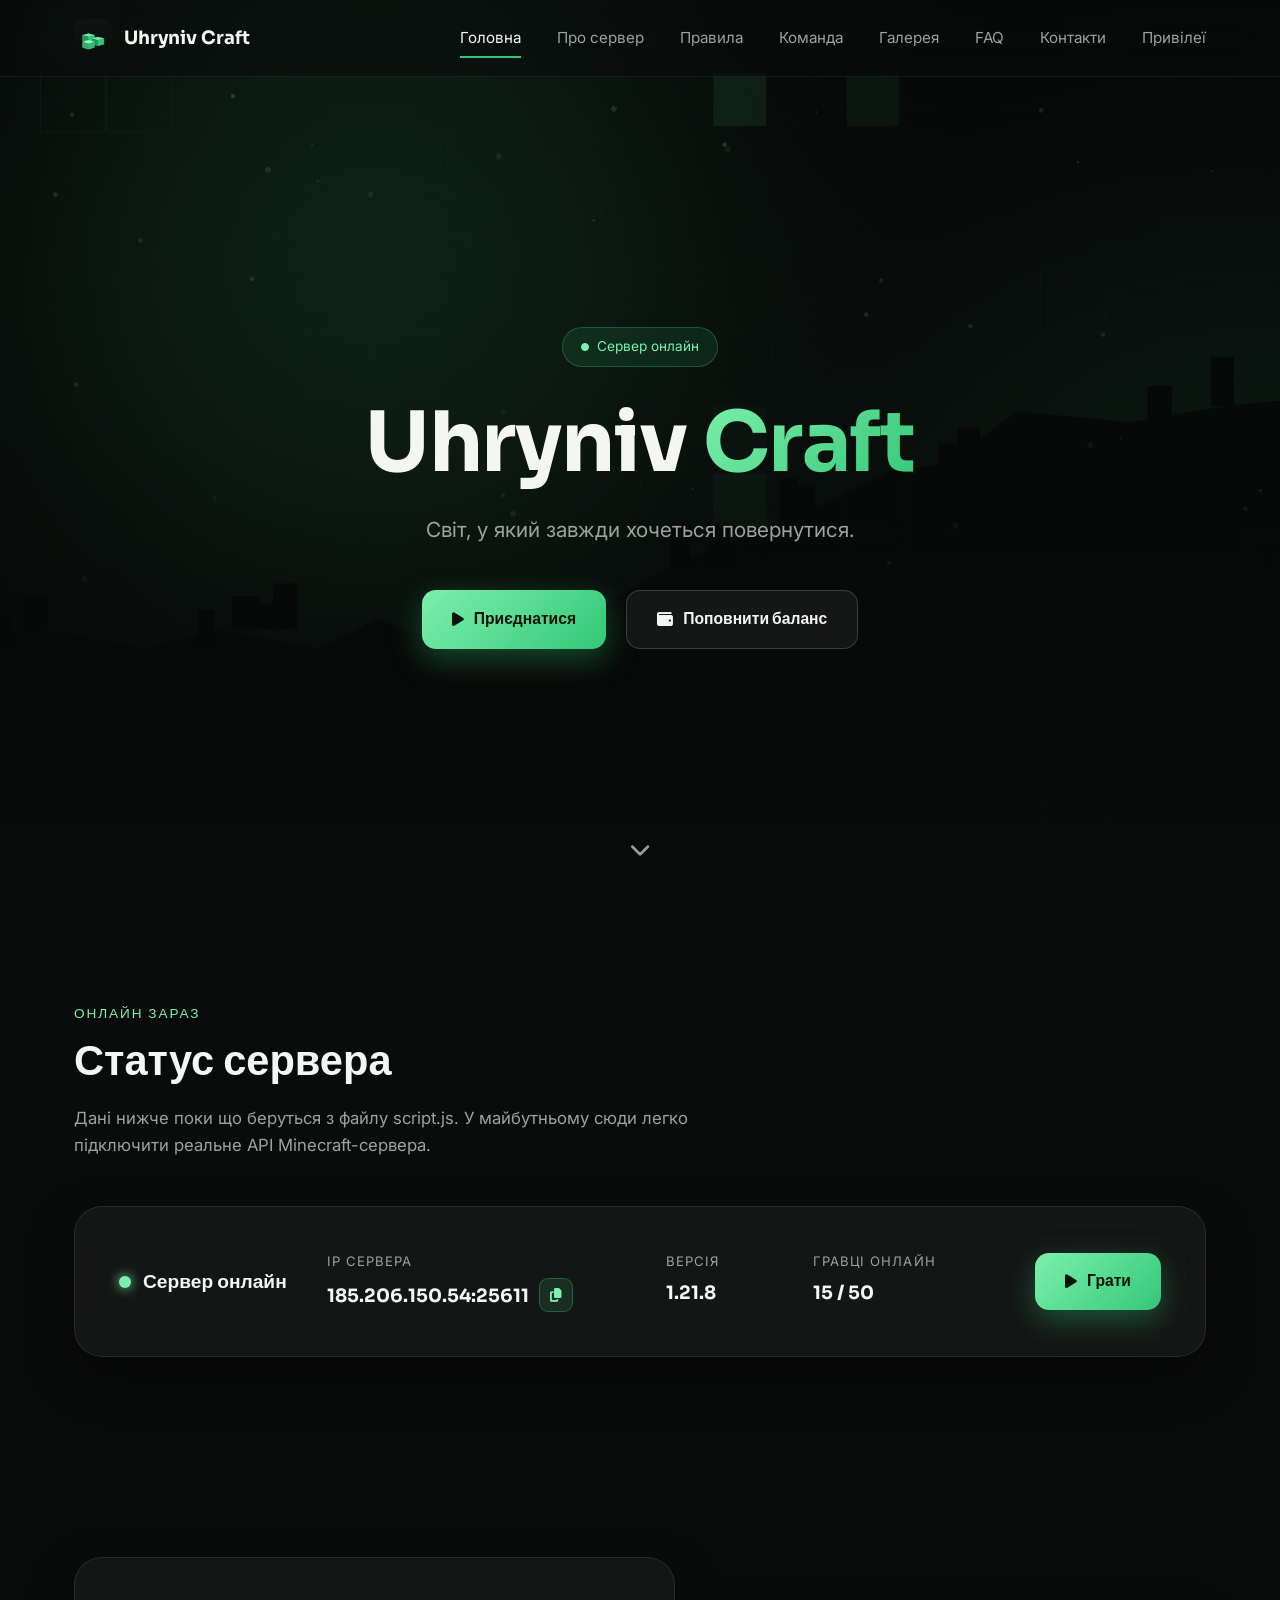
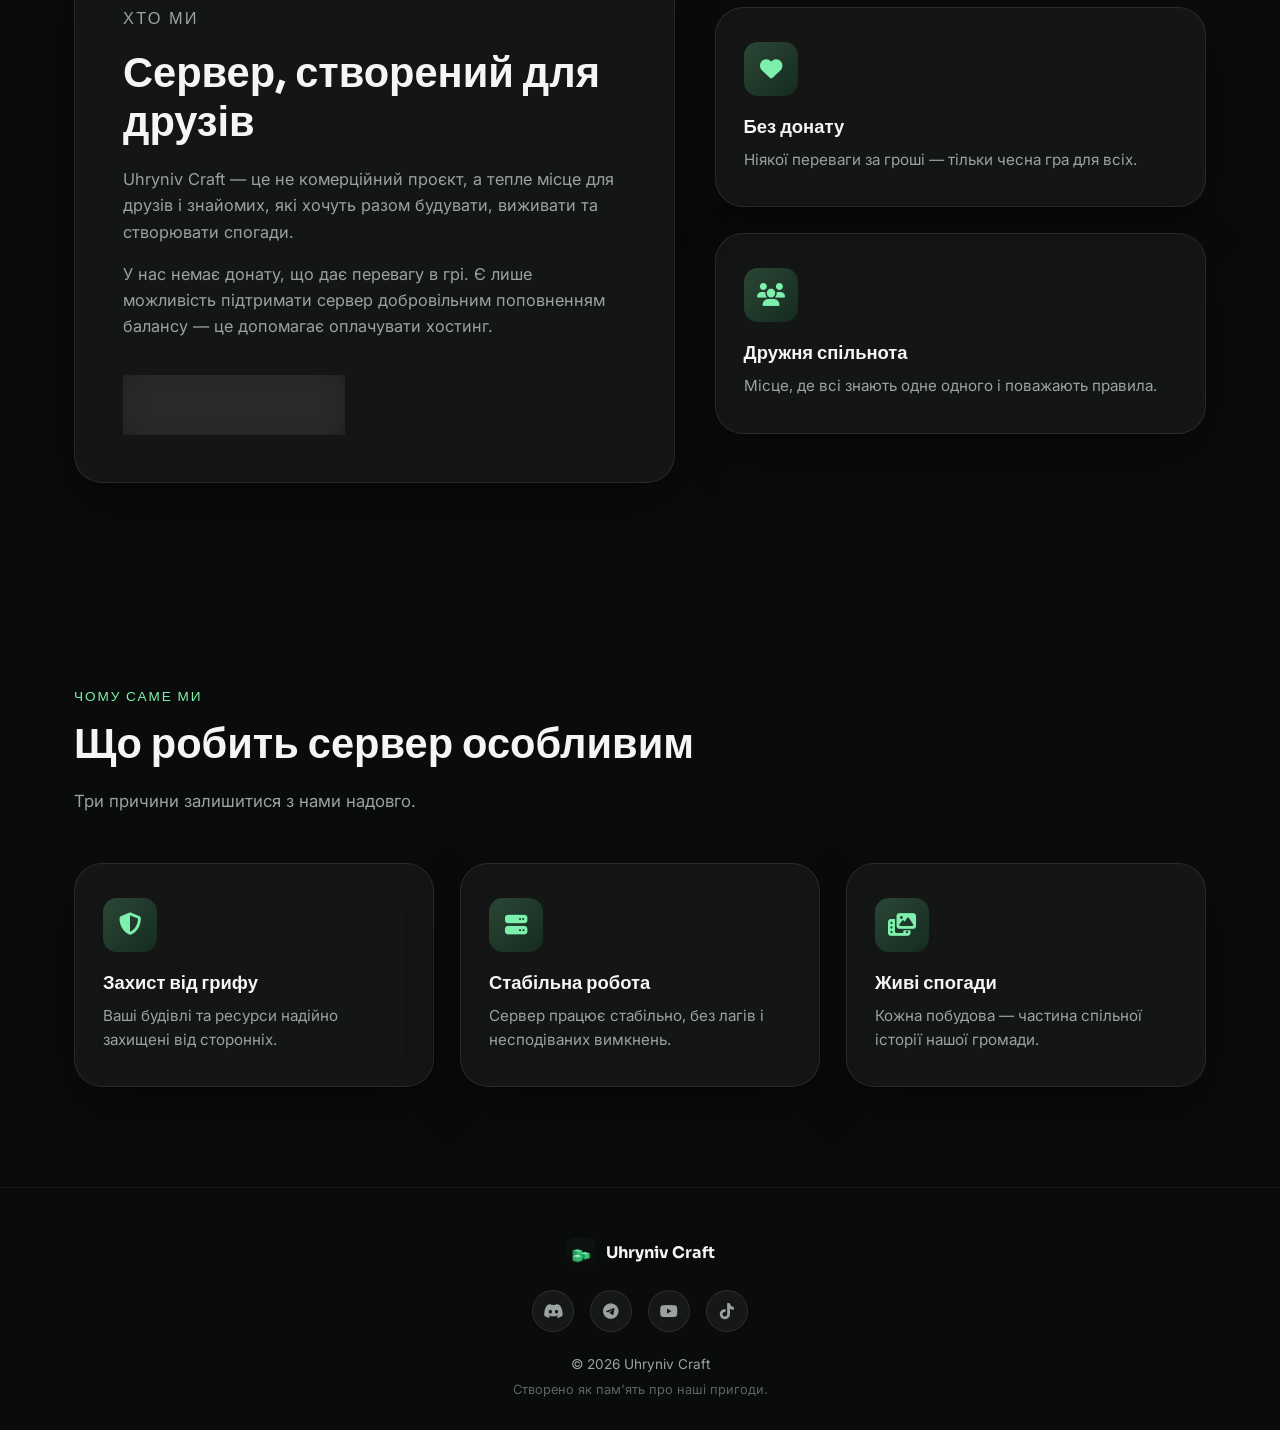
<file: index.html>
<!DOCTYPE html>
<html lang="uk">
<head>
    <meta charset="UTF-8">
    <meta name="viewport" content="width=device-width, initial-scale=1.0">
    <title>Uhryniv Craft — Світ, у який завжди хочеться повернутися</title>
    <meta name="description" content="Uhryniv Craft — приватний Minecraft-сервер для друзів. Без донату, лише поповнення балансу. Приєднуйся!">

    <!-- Favicon -->
    <link rel="icon" href="assets/favicon.ico" type="image/x-icon">

    <!-- Google Fonts: Sora (заголовки) + Inter (текст) -->
    <link rel="preconnect" href="https://fonts.googleapis.com">
    <link href="https://fonts.googleapis.com/css2?family=Sora:wght@400;600;700;800&family=Inter:wght@400;500;600&display=swap" rel="stylesheet">

    <!-- Font Awesome (іконки) -->
    <link rel="stylesheet" href="https://cdnjs.cloudflare.com/ajax/libs/font-awesome/6.5.1/css/all.min.css">

    <!-- Стилі сайту -->
    <link rel="stylesheet" href="style.css">
</head>
<body>

    <!-- ЕКРАН ЗАВАНТАЖЕННЯ -->
    <div class="loader" id="loader">
        <div class="loader-cube"></div>
    </div>

    <!-- ШАПКА САЙТУ -->
    <header class="navbar" id="navbar">
        <div class="container navbar-inner">
            <a href="index.html" class="logo">
                <img src="assets/logo.png" alt="Uhryniv Craft" class="logo-img">
                <span class="logo-text">Uhryniv Craft</span>
            </a>

            <nav class="nav-links" id="navLinks">
                <a href="index.html">Головна</a>
                <a href="about.html">Про сервер</a>
                <a href="rules.html">Правила</a>
                <a href="team.html">Команда</a>
                <a href="gallery.html">Галерея</a>
                <a href="faq.html">FAQ</a>
                <a href="contacts.html">Контакти</a>
                <a href="privileges.html">Привілеї</a>
            </nav>

            <button class="burger" id="burgerBtn" aria-label="Відкрити меню">
                <span></span><span></span><span></span>
            </button>
        </div>
    </header>

    <!-- HERO -->
    <section class="hero" id="hero">
        <div class="container hero-content">
            <p class="hero-eyebrow reveal">
                <i class="fa-solid fa-circle" style="font-size:8px;"></i>
                <span id="heroStatusText">Сервер онлайн</span>
            </p>
            <h1 class="hero-title reveal">Uhryniv <span>Craft</span></h1>
            <p class="hero-subtitle reveal">Світ, у який завжди хочеться повернутися.</p>
            <div class="hero-buttons reveal">
                <button class="btn btn-primary" id="joinBtn">
                    <i class="fa-solid fa-play"></i> Приєднатися
                </button>
                <a href="payment.html" class="btn btn-secondary">
                    <i class="fa-solid fa-wallet"></i> Поповнити баланс
                </a>
            </div>
        </div>
        <div class="scroll-hint">
            <i class="fa-solid fa-chevron-down"></i>
        </div>
    </section>

    <!-- СТАТУС СЕРВЕРА -->
    <section class="section" id="server">
        <div class="container">
            <p class="section-eyebrow reveal">Онлайн зараз</p>
            <h2 class="section-title reveal">Статус сервера</h2>
            <p class="section-subtitle reveal">
                Дані нижче поки що беруться з файлу script.js. У майбутньому
                сюди легко підключити реальне API Minecraft-сервера.
            </p>

            <div class="server-card glass-card reveal">
                <div class="server-status">
                    <div>
                        <span class="status-dot" id="statusDot"></span>
                        <span class="status-label" id="statusLabel">Сервер онлайн</span>
                    </div>
                </div>

                <div class="server-info-grid">
                    <div class="server-info-item">
                        <span class="label">IP сервера</span>
                        <div class="server-ip-box">
                            <span class="value" id="serverIp">185.206.150.54:25611</span>
                            <button class="copy-btn" title="Скопіювати IP">
                                <i class="fa-solid fa-copy"></i>
                            </button>
                        </div>
                    </div>

                    <div class="server-info-item">
                        <span class="label">Версія</span>
                        <span class="value" id="serverVersion">1.21.1</span>
                    </div>

                    <div class="server-info-item">
                        <span class="label">Гравці онлайн</span>
                        <span class="value" id="serverPlayers">0 / 20</span>
                    </div>
                </div>

                <a href="payment.html" class="btn btn-primary">
                    <i class="fa-solid fa-play"></i> Грати
                </a>
            </div>
        </div>
    </section>

    <!-- ПРО СЕРВЕР (коротко) -->
    <section class="section" id="about-preview">
        <div class="container about-grid">
            <div class="glass-card about-card reveal">
                <p class="section-eyebrow">Хто ми</p>
                <h2 class="section-title">Сервер, створений для друзів</h2>
                <p>
                    Uhryniv Craft — це не комерційний проєкт, а тепле місце для
                    друзів і знайомих, які хочуть разом будувати, виживати та
                    створювати спогади.
                </p>
                <p>
                    У нас немає донату, що дає перевагу в грі. Є лише
                    можливість підтримати сервер добровільним поповненням
                    балансу — це допомагає оплачувати хостинг.
                </p>
                <a href="about.html" class="btn btn-secondary" style="margin-top: 20px;">
                    Дізнатися більше <i class="fa-solid fa-arrow-right"></i>
                </a>
            </div>

            <div class="features-grid" style="grid-template-columns: 1fr;">
                <div class="glass-card feature-card reveal">
                    <div class="feature-icon"><i class="fa-solid fa-heart"></i></div>
                    <h3>Без донату</h3>
                    <p>Ніякої переваги за гроші — тільки чесна гра для всіх.</p>
                </div>
                <div class="glass-card feature-card reveal">
                    <div class="feature-icon"><i class="fa-solid fa-users"></i></div>
                    <h3>Дружня спільнота</h3>
                    <p>Місце, де всі знають одне одного і поважають правила.</p>
                </div>
            </div>
        </div>
    </section>

    <!-- ОСОБЛИВОСТІ -->
    <section class="section" id="features">
        <div class="container">
            <p class="section-eyebrow reveal">Чому саме ми</p>
            <h2 class="section-title reveal">Що робить сервер особливим</h2>
            <p class="section-subtitle reveal">Три причини залишитися з нами надовго.</p>

            <div class="features-grid">
                <div class="glass-card feature-card reveal">
                    <div class="feature-icon"><i class="fa-solid fa-shield-halved"></i></div>
                    <h3>Захист від грифу</h3>
                    <p>Ваші будівлі та ресурси надійно захищені від сторонніх.</p>
                </div>
                <div class="glass-card feature-card reveal">
                    <div class="feature-icon"><i class="fa-solid fa-server"></i></div>
                    <h3>Стабільна робота</h3>
                    <p>Сервер працює стабільно, без лагів і несподіваних вимкнень.</p>
                </div>
                <div class="glass-card feature-card reveal">
                    <div class="feature-icon"><i class="fa-solid fa-photo-film"></i></div>
                    <h3>Живі спогади</h3>
                    <p>Кожна побудова — частина спільної історії нашої громади.</p>
                </div>
            </div>
        </div>
    </section>

    <!-- ФУТЕР -->
    <footer class="footer">
        <div class="container">
            <div class="footer-logo">
                <img src="assets/logo.png" alt="Uhryniv Craft">
                <span>Uhryniv Craft</span>
            </div>

            <div class="footer-social">
               <a href="https://discord.gg/vBCszVpQJ" title="Discord"><i class="fa-brands fa-discord"></i></a>
                <a href="https://t.me/UhrynivCraft" title="Telegram"><i class="fa-brands fa-telegram"></i></a>
                <a href="https://youtu.be/PYu58TDDkBc?is=5h_CYziQ2aiTeoaf" title="YouTube"><i class="fa-brands fa-youtube"></i></a>
                <a href="www.tiktok.com/@lipoveet" title="TikTok"><i class="fa-brands fa-tiktok"></i></a>
            </div>

            <p class="copyright">© 2026 Uhryniv Craft</p>
            <p class="made-with">Створено як пам'ять про наші пригоди.</p>
        </div>
    </footer>

    <!-- КНОПКА НАГОРУ -->
    <button class="back-to-top" id="backToTop" aria-label="Нагору">
        <i class="fa-solid fa-arrow-up"></i>
    </button>

    <!-- TOAST -->
    <div class="toast" id="toast"></div>

    <script src="script.js"></script>
</body>
</html>
</file>
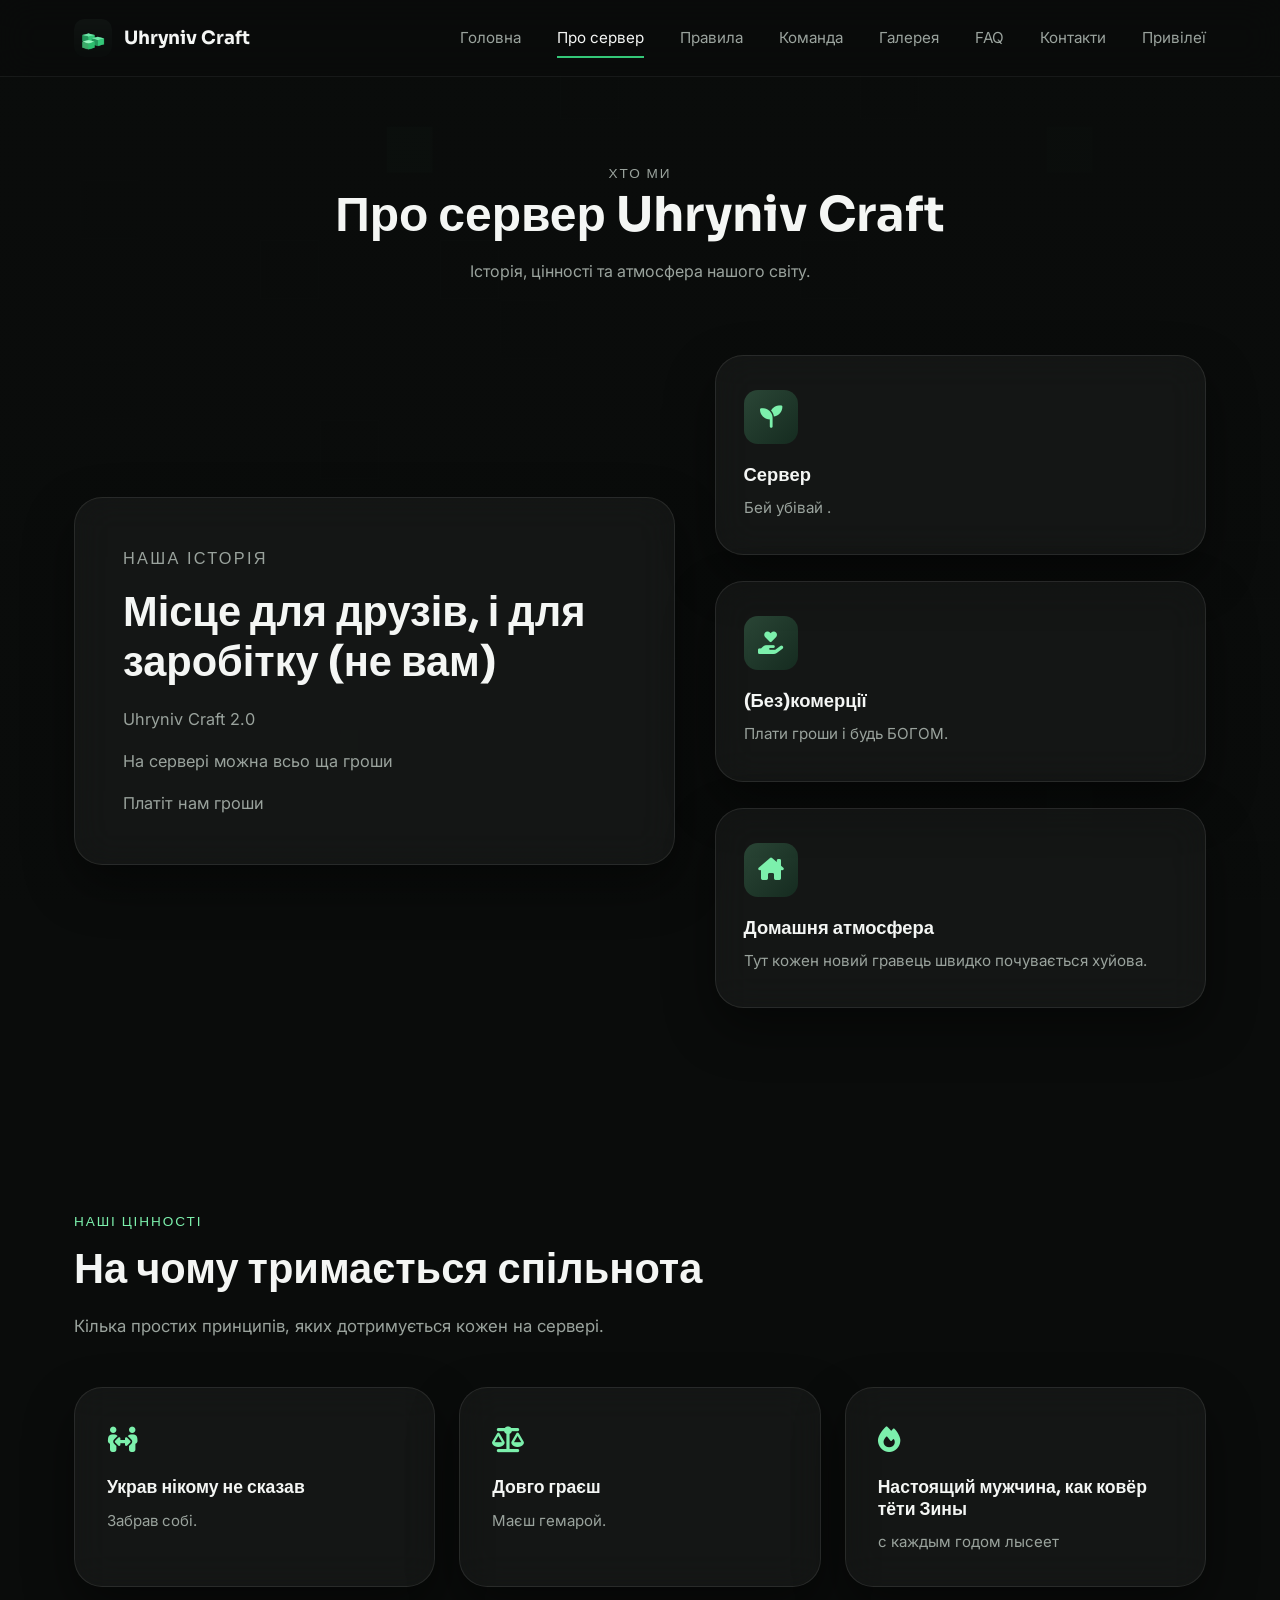
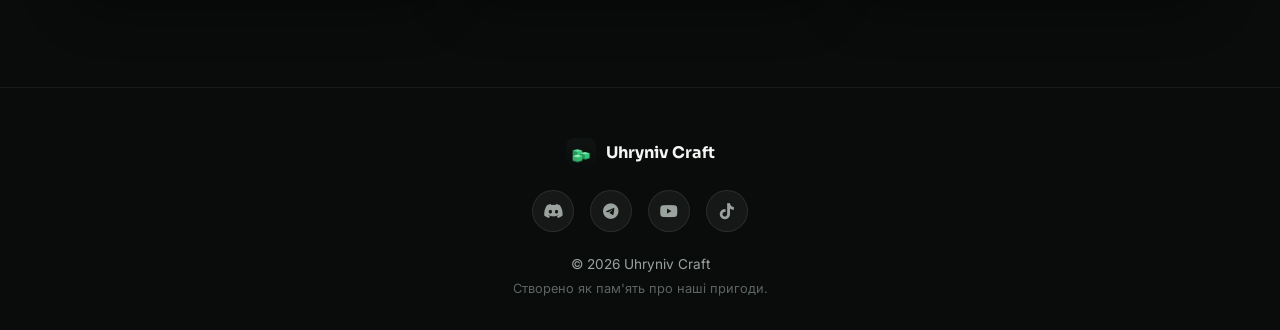
<file: about.html>
<!DOCTYPE html>
<html lang="uk">
<head>
    <meta charset="UTF-8">
    <meta name="viewport" content="width=device-width, initial-scale=1.0">
    <title>Про сервер — Uhryniv Craft</title>
    <meta name="description" content="Дізнайтеся більше про Uhryniv Craft — приватний Minecraft-сервер для друзів без донату.">

    <link rel="icon" href="assets/favicon.ico" type="image/x-icon">

    <link rel="preconnect" href="https://fonts.googleapis.com">
    <link href="https://fonts.googleapis.com/css2?family=Sora:wght@400;600;700;800&family=Inter:wght@400;500;600&display=swap" rel="stylesheet">

    <link rel="stylesheet" href="https://cdnjs.cloudflare.com/ajax/libs/font-awesome/6.5.1/css/all.min.css">

    <link rel="stylesheet" href="style.css">
</head>
<body>

    <div class="loader" id="loader">
        <div class="loader-cube"></div>
    </div>

    <header class="navbar" id="navbar">
        <div class="container navbar-inner">
            <a href="index.html" class="logo">
                <img src="assets/logo.png" alt="Uhryniv Craft" class="logo-img">
                <span class="logo-text">Uhryniv Craft</span>
            </a>

            <nav class="nav-links" id="navLinks">
                <a href="index.html">Головна</a>
                <a href="about.html">Про сервер</a>
                <a href="rules.html">Правила</a>
                <a href="team.html">Команда</a>
                <a href="gallery.html">Галерея</a>
                <a href="faq.html">FAQ</a>
                <a href="contacts.html">Контакти</a>
                <a href="privileges.html">Привілеї</a>
            </nav>

            <button class="burger" id="burgerBtn" aria-label="Відкрити меню">
                <span></span><span></span><span></span>
            </button>
        </div>
    </header>

    <!-- ЗАГОЛОВОК СТОРІНКИ -->
    <section class="page-header">
        <div class="container">
            <p class="section-eyebrow reveal">Хто ми</p>
            <h1 class="reveal">Про сервер Uhryniv Craft</h1>
            <p class="reveal">Історія, цінності та атмосфера нашого світу.</p>
        </div>
    </section>

    <!-- ОСНОВНИЙ ТЕКСТ -->
    <section class="section" style="padding-top: 0;">
        <div class="container about-grid">
            <div class="glass-card about-card reveal">
                <p class="section-eyebrow">Наша історія</p>
                <h2 class="section-title">Місце для друзів, і для заробітку (не вам)</h2>
                <p>
                    Uhryniv Craft 2.0
                </p>
                <p>
                    На сервері можна всьо ща гроши
                </p>
                <p>
                    Платіт нам гроши
                </p>
            </div>

            <div class="features-grid" style="grid-template-columns: 1fr;">
                <div class="glass-card feature-card reveal">
                    <div class="feature-icon"><i class="fa-solid fa-seedling"></i></div>
                    <h3>Сервер </h3>
                    <p>Бей убівай .</p>
                </div>
                <div class="glass-card feature-card reveal">
                    <div class="feature-icon"><i class="fa-solid fa-hand-holding-heart"></i></div>
                    <h3>(Без)комерції</h3>
                    <p>Плати гроши і будь БОГОМ.</p>
                </div>
                <div class="glass-card feature-card reveal">
                    <div class="feature-icon"><i class="fa-solid fa-house-chimney"></i></div>
                    <h3>Домашня атмосфера</h3>
                    <p>Тут кожен новий гравець швидко почувається хуйова.</p>
                </div>
            </div>
        </div>
    </section>

    <!-- ЦІННОСТІ -->
    <section class="section">
        <div class="container">
            <p class="section-eyebrow reveal">Наші цінності</p>
            <h2 class="section-title reveal">На чому тримається спільнота</h2>
            <p class="section-subtitle reveal">
                Кілька простих принципів, яких дотримується кожен на сервері.
            </p>

            <div class="rules-grid">
                <div class="glass-card rule-card reveal">
                    <div class="rule-icon"><i class="fa-solid fa-people-arrows"></i></div>
                    <h3>Украв нікому не сказав </h3>
                    <p>Забрав собі.</p>
                </div>
                <div class="glass-card rule-card reveal">
                    <div class="rule-icon"><i class="fa-solid fa-scale-balanced"></i></div>
                    <h3>Довго граєш</h3>
                    <p>Маєш гемарой.</p>
                </div>
                <div class="glass-card rule-card reveal">
                    <div class="rule-icon"><i class="fa-solid fa-fire"></i></div>
                    <h3> Настоящий мужчина, как ковёр тёти Зины</h3>
                    <p>с каждым годом лысеет</p>
                </div>
            </div>
        </div>
    </section>

    <!-- ФУТЕР -->
    <footer class="footer">
        <div class="container">
            <div class="footer-logo">
                <img src="assets/logo.png" alt="Uhryniv Craft">
                <span>Uhryniv Craft</span>
            </div>

            <div class="footer-social">
                <a href="https://discord.gg/vBCszVpQJ" title="Discord"><i class="fa-brands fa-discord"></i></a>
                <a href="https://t.me/UhrynivCraft" title="Telegram"><i class="fa-brands fa-telegram"></i></a>
                <a href="https://youtu.be/PYu58TDDkBc?is=5h_CYziQ2aiTeoaf" title="YouTube"><i class="fa-brands fa-youtube"></i></a>
                <a href="www.tiktok.com/@lipoveet" title="TikTok"><i class="fa-brands fa-tiktok"></i></a>
            </div>

            <p class="copyright">© 2026 Uhryniv Craft</p>
            <p class="made-with">Створено як пам'ять про наші пригоди.</p>
        </div>
    </footer>

    <button class="back-to-top" id="backToTop" aria-label="Нагору">
        <i class="fa-solid fa-arrow-up"></i>
    </button>

    <div class="toast" id="toast"></div>

    <script src="script.js"></script>
</body>
</html>
</file>
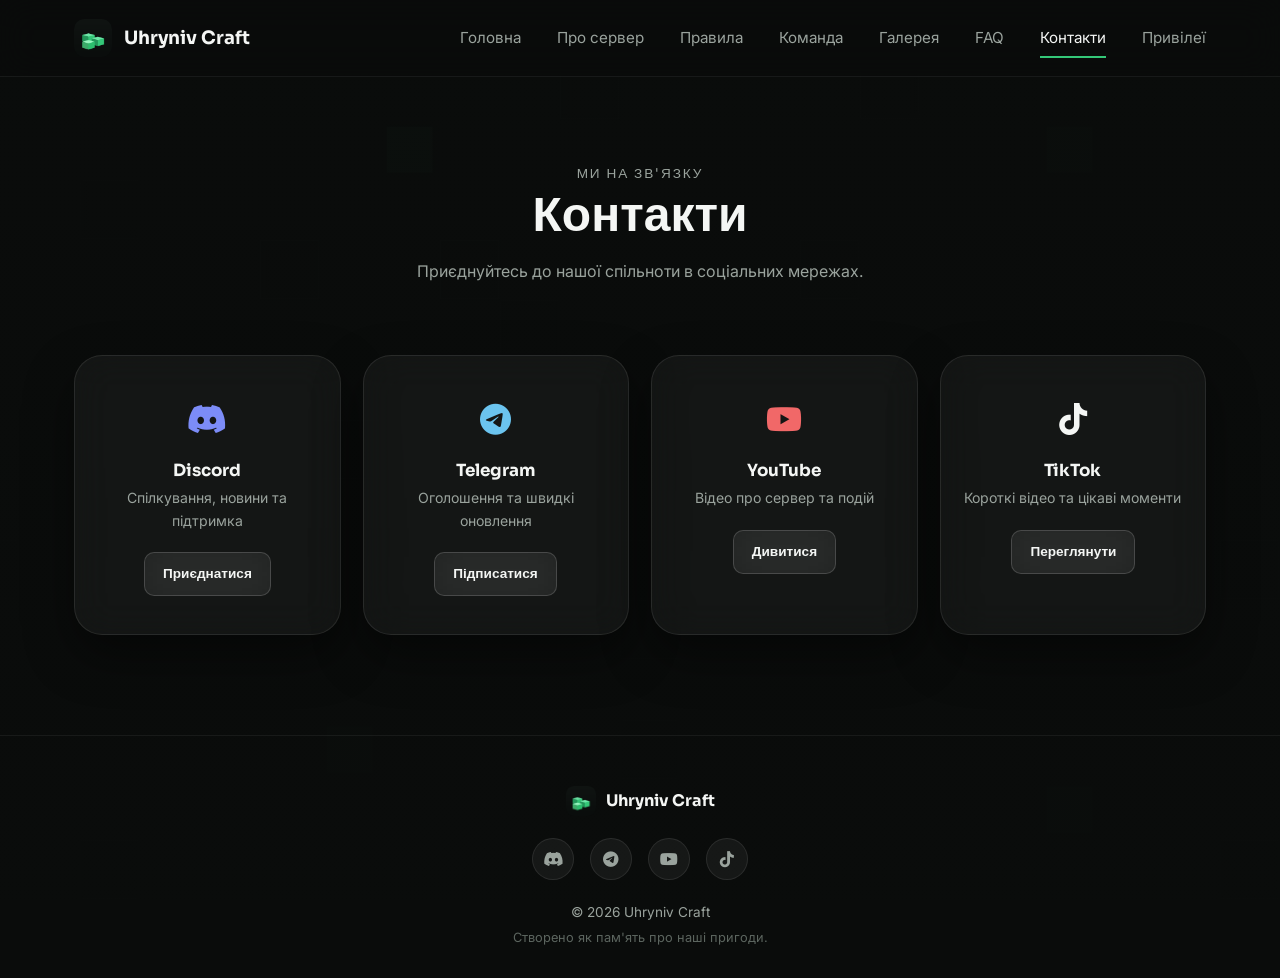
<file: contacts.html>
<!DOCTYPE html>
<html lang="uk">
<head>
    <meta charset="UTF-8">
    <meta name="viewport" content="width=device-width, initial-scale=1.0">
    <title>Контакти — Uhryniv Craft</title>
    <meta name="description" content="Зв'яжіться зі спільнотою Uhryniv Craft у Discord, Telegram, YouTube чи TikTok.">

    <link rel="icon" href="assets/favicon.ico" type="image/x-icon">

    <link rel="preconnect" href="https://fonts.googleapis.com">
    <link href="https://fonts.googleapis.com/css2?family=Sora:wght@400;600;700;800&family=Inter:wght@400;500;600&display=swap" rel="stylesheet">

    <link rel="stylesheet" href="https://cdnjs.cloudflare.com/ajax/libs/font-awesome/6.5.1/css/all.min.css">

    <link rel="stylesheet" href="style.css">
</head>
<body>

    <div class="loader" id="loader">
        <div class="loader-cube"></div>
    </div>

    <header class="navbar" id="navbar">
        <div class="container navbar-inner">
            <a href="index.html" class="logo">
                <img src="assets/logo.png" alt="Uhryniv Craft" class="logo-img">
                <span class="logo-text">Uhryniv Craft</span>
            </a>

            <nav class="nav-links" id="navLinks">
                <a href="index.html">Головна</a>
                <a href="about.html">Про сервер</a>
                <a href="rules.html">Правила</a>
                <a href="team.html">Команда</a>
                <a href="gallery.html">Галерея</a>
                <a href="faq.html">FAQ</a>
                <a href="contacts.html">Контакти</a>
                <a href="privileges.html">Привілеї</a>
            </nav>

            <button class="burger" id="burgerBtn" aria-label="Відкрити меню">
                <span></span><span></span><span></span>
            </button>
        </div>
    </header>

    <section class="page-header">
        <div class="container">
            <p class="section-eyebrow reveal">Ми на зв'язку</p>
            <h1 class="reveal">Контакти</h1>
            <p class="reveal">Приєднуйтесь до нашої спільноти в соціальних мережах.</p>
        </div>
    </section>

    <section class="section" style="padding-top: 0;">
        <div class="container">
            <!--
                Заміни "#" на свої реальні посилання на Discord,
                Telegram, YouTube та TikTok.
            -->
            <div class="contacts-grid">

                <a href="https://discord.gg/vBCszVpQJ" class="glass-card contact-card discord reveal">
                    <div class="contact-icon"><i class="fa-brands fa-discord"></i></div>
                    <h3>Discord</h3>
                    <p>Спілкування, новини та підтримка</p>
                    <span class="btn btn-secondary btn-small">Приєднатися</span>
                </a>

                <a href="https://t.me/UhrynivCraft" class="glass-card contact-card telegram reveal">
                    <div class="contact-icon"><i class="fa-brands fa-telegram"></i></div>
                    <h3>Telegram</h3>
                    <p>Оголошення та швидкі оновлення</p>
                    <span class="btn btn-secondary btn-small">Підписатися</span>
                </a>

                <a href="https://youtu.be/PYu58TDDkBc?is=5h_CYziQ2aiTeoaf" class="glass-card contact-card youtube reveal">
                    <div class="contact-icon"><i class="fa-brands fa-youtube"></i></div>
                    <h3>YouTube</h3>
                    <p>Відео про сервер та подій</p>
                    <span class="btn btn-secondary btn-small">Дивитися</span>
                </a>

                <a href="www.tiktok.com/@lipoveet" class="glass-card contact-card tiktok reveal">
                    <div class="contact-icon"><i class="fa-brands fa-tiktok"></i></div>
                    <h3>TikTok</h3>
                    <p>Короткі відео та цікаві моменти</p>
                    <span class="btn btn-secondary btn-small">Переглянути</span>
                </a>

            </div>
        </div>
    </section>

    <footer class="footer">
        <div class="container">
            <div class="footer-logo">
                <img src="assets/logo.png" alt="Uhryniv Craft">
                <span>Uhryniv Craft</span>
            </div>

            <div class="footer-social">
                 <a href="https://discord.gg/vBCszVpQJ" title="Discord"><i class="fa-brands fa-discord"></i></a>
                <a href="https://t.me/UhrynivCraft" title="Telegram"><i class="fa-brands fa-telegram"></i></a>
                <a href="https://youtu.be/PYu58TDDkBc?is=5h_CYziQ2aiTeoaf" title="YouTube"><i class="fa-brands fa-youtube"></i></a>
                <a href="www.tiktok.com/@lipoveet" title="TikTok"><i class="fa-brands fa-tiktok"></i></a>
            </div>

            <p class="copyright">© 2026 Uhryniv Craft</p>
            <p class="made-with">Створено як пам'ять про наші пригоди.</p>
        </div>
    </footer>

    <button class="back-to-top" id="backToTop" aria-label="Нагору">
        <i class="fa-solid fa-arrow-up"></i>
    </button>

    <div class="toast" id="toast"></div>

    <script src="script.js"></script>
</body>
</html>
</file>
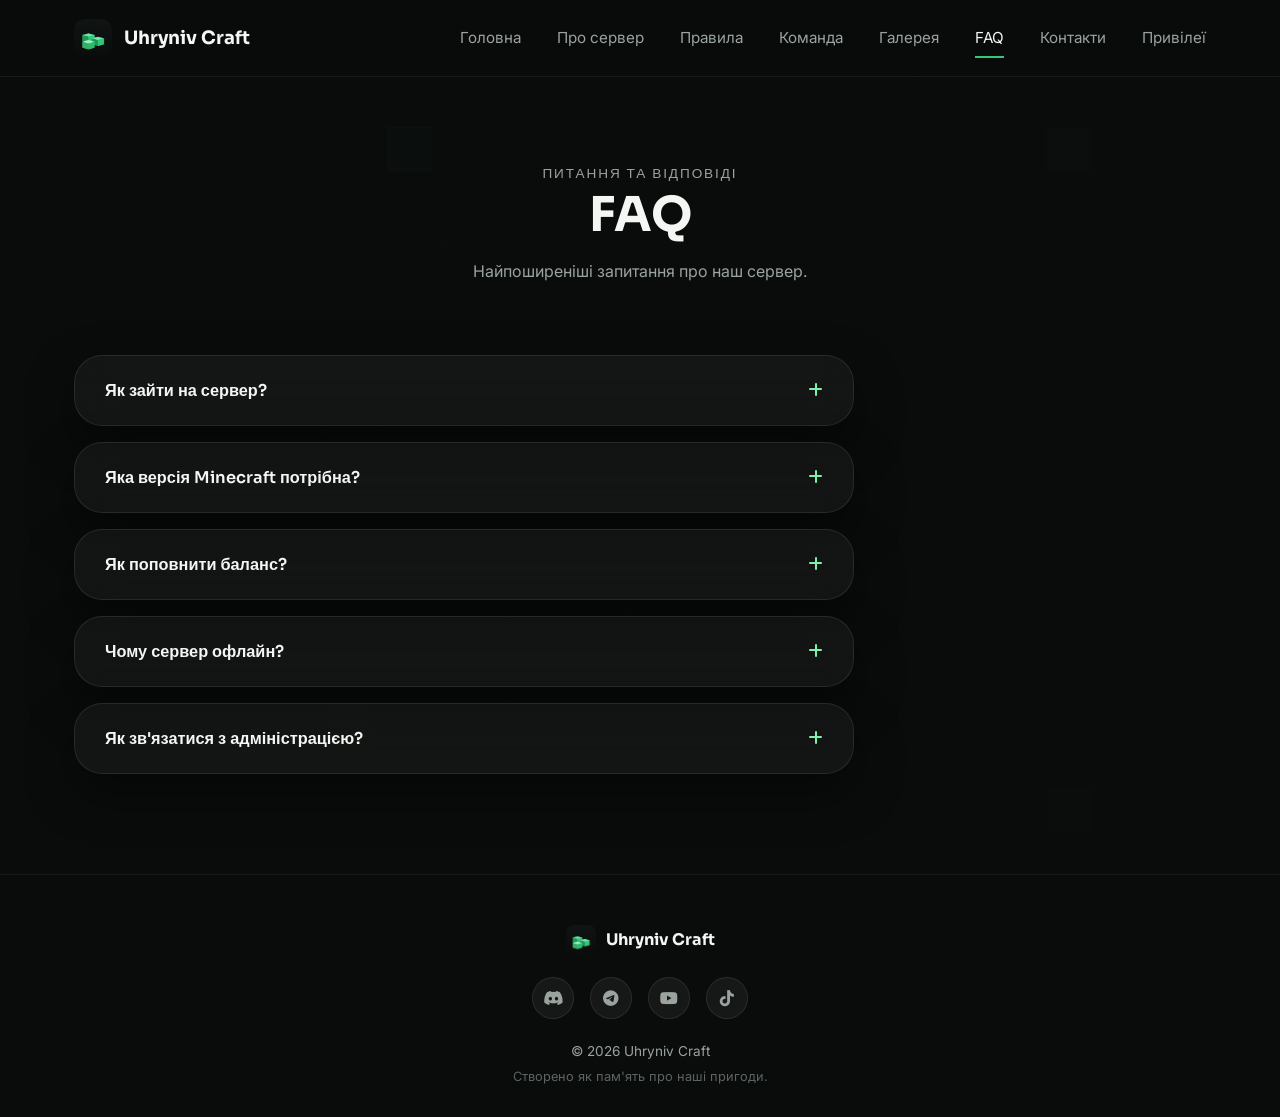
<file: faq.html>
<!DOCTYPE html>
<html lang="uk">
<head>
    <meta charset="UTF-8">
    <meta name="viewport" content="width=device-width, initial-scale=1.0">
    <title>FAQ — Uhryniv Craft</title>
    <meta name="description" content="Відповіді на найпоширеніші запитання про сервер Uhryniv Craft.">

    <link rel="icon" href="assets/favicon.ico" type="image/x-icon">

    <link rel="preconnect" href="https://fonts.googleapis.com">
    <link href="https://fonts.googleapis.com/css2?family=Sora:wght@400;600;700;800&family=Inter:wght@400;500;600&display=swap" rel="stylesheet">

    <link rel="stylesheet" href="https://cdnjs.cloudflare.com/ajax/libs/font-awesome/6.5.1/css/all.min.css">

    <link rel="stylesheet" href="style.css">
</head>
<body>

    <div class="loader" id="loader">
        <div class="loader-cube"></div>
    </div>

    <header class="navbar" id="navbar">
        <div class="container navbar-inner">
            <a href="index.html" class="logo">
                <img src="assets/logo.png" alt="Uhryniv Craft" class="logo-img">
                <span class="logo-text">Uhryniv Craft</span>
            </a>

            <nav class="nav-links" id="navLinks">
                <a href="index.html">Головна</a>
                <a href="about.html">Про сервер</a>
                <a href="rules.html">Правила</a>
                <a href="team.html">Команда</a>
                <a href="gallery.html">Галерея</a>
                <a href="faq.html">FAQ</a>
                <a href="contacts.html">Контакти</a>
                <a href="privileges.html">Привілеї</a>
            </nav>

            <button class="burger" id="burgerBtn" aria-label="Відкрити меню">
                <span></span><span></span><span></span>
            </button>
        </div>
    </header>

    <section class="page-header">
        <div class="container">
            <p class="section-eyebrow reveal">Питання та відповіді</p>
            <h1 class="reveal">FAQ</h1>
            <p class="reveal">Найпоширеніші запитання про наш сервер.</p>
        </div>
    </section>

    <section class="section" style="padding-top: 0;">
        <div class="container">
            <!--
                Щоб додати нове питання — скопіюй один блок ".faq-item"
                та зміни текст питання і відповіді.
            -->
            <div class="faq-list">

                <div class="glass-card faq-item reveal">
                    <button class="faq-question">
                        Як зайти на сервер?
                        <i class="fa-solid fa-plus"></i>
                    </button>
                    <div class="faq-answer">
                        <p>
                            Відкрийте Minecraft, перейдіть у розділ "Мультиплеер",
                            додайте сервер за IP-адресою <strong>185.206.150.54:25611</strong>
                            та натисніть "Приєднатися" та обовязково перевірте чи завантажені моди які є в Телеграмі та Діскорді .
                        </p>
                    </div>
                </div>

                <div class="glass-card faq-item reveal">
                    <button class="faq-question">
                        Яка версія Minecraft потрібна?
                        <i class="fa-solid fa-plus"></i>
                    </button>
                    <div class="faq-answer">
                        <p>
                            Сервер працює на версії fabric 1.21.1. Для найкращого досвіду
                            рекомендуємо використовувати саме цю версію клієнта.
                        </p>
                    </div>
                </div>

                <div class="glass-card faq-item reveal">
                    <button class="faq-question">
                        Як поповнити баланс?
                        <i class="fa-solid fa-plus"></i>
                    </button>
                    <div class="faq-answer">
                        <p>
                            Перейдіть на сторінку "Поповнити баланс", перекажіть
                            кошти за вказаними реквізитами, вкажіть свій нік та
                            натисніть "Я оплатив". Адміністрація перевірить оплату
                            та вручну зарахує кошти.
                        </p>
                    </div>
                </div>

                <div class="glass-card faq-item reveal">
                    <button class="faq-question">
                        Чому сервер офлайн?
                        <i class="fa-solid fa-plus"></i>
                    </button>
                    <div class="faq-answer">
                        <p>
                            Іноді сервер може тимчасово вимикатися для оновлень
                            чи технічного обслуговування. Слідкуйте за новинами
                            в нашому Discord або Telegram.
                        </p>
                    </div>
                </div>

                <div class="glass-card faq-item reveal">
                    <button class="faq-question">
                        Як зв'язатися з адміністрацією?
                        <i class="fa-solid fa-plus"></i>
                    </button>
                    <div class="faq-answer">
                        <p>
                            Напишіть нам у Discord або Telegram — посилання
                            знаходяться на сторінці "Контакти". Ми завжди раді
                            допомогти.
                        </p>
                    </div>
                </div>

            </div>
        </div>
    </section>

    <footer class="footer">
        <div class="container">
            <div class="footer-logo">
                <img src="assets/logo.png" alt="Uhryniv Craft">
                <span>Uhryniv Craft</span>
            </div>

            <div class="footer-social">
                <a href="https://discord.gg/vBCszVpQJ" title="Discord"><i class="fa-brands fa-discord"></i></a>
                <a href="https://t.me/UhrynivCraft" title="Telegram"><i class="fa-brands fa-telegram"></i></a>
                <a href="https://youtu.be/PYu58TDDkBc?is=5h_CYziQ2aiTeoaf" title="YouTube"><i class="fa-brands fa-youtube"></i></a>
                <a href="www.tiktok.com/@lipoveet" title="TikTok"><i class="fa-brands fa-tiktok"></i></a>
            </div>
            <p class="copyright">© 2026 Uhryniv Craft</p>
            <p class="made-with">Створено як пам'ять про наші пригоди.</p>
        </div>
    </footer>

    <button class="back-to-top" id="backToTop" aria-label="Нагору">
        <i class="fa-solid fa-arrow-up"></i>
    </button>

    <div class="toast" id="toast"></div>

    <script src="script.js"></script>
</body>
</html>
</file>
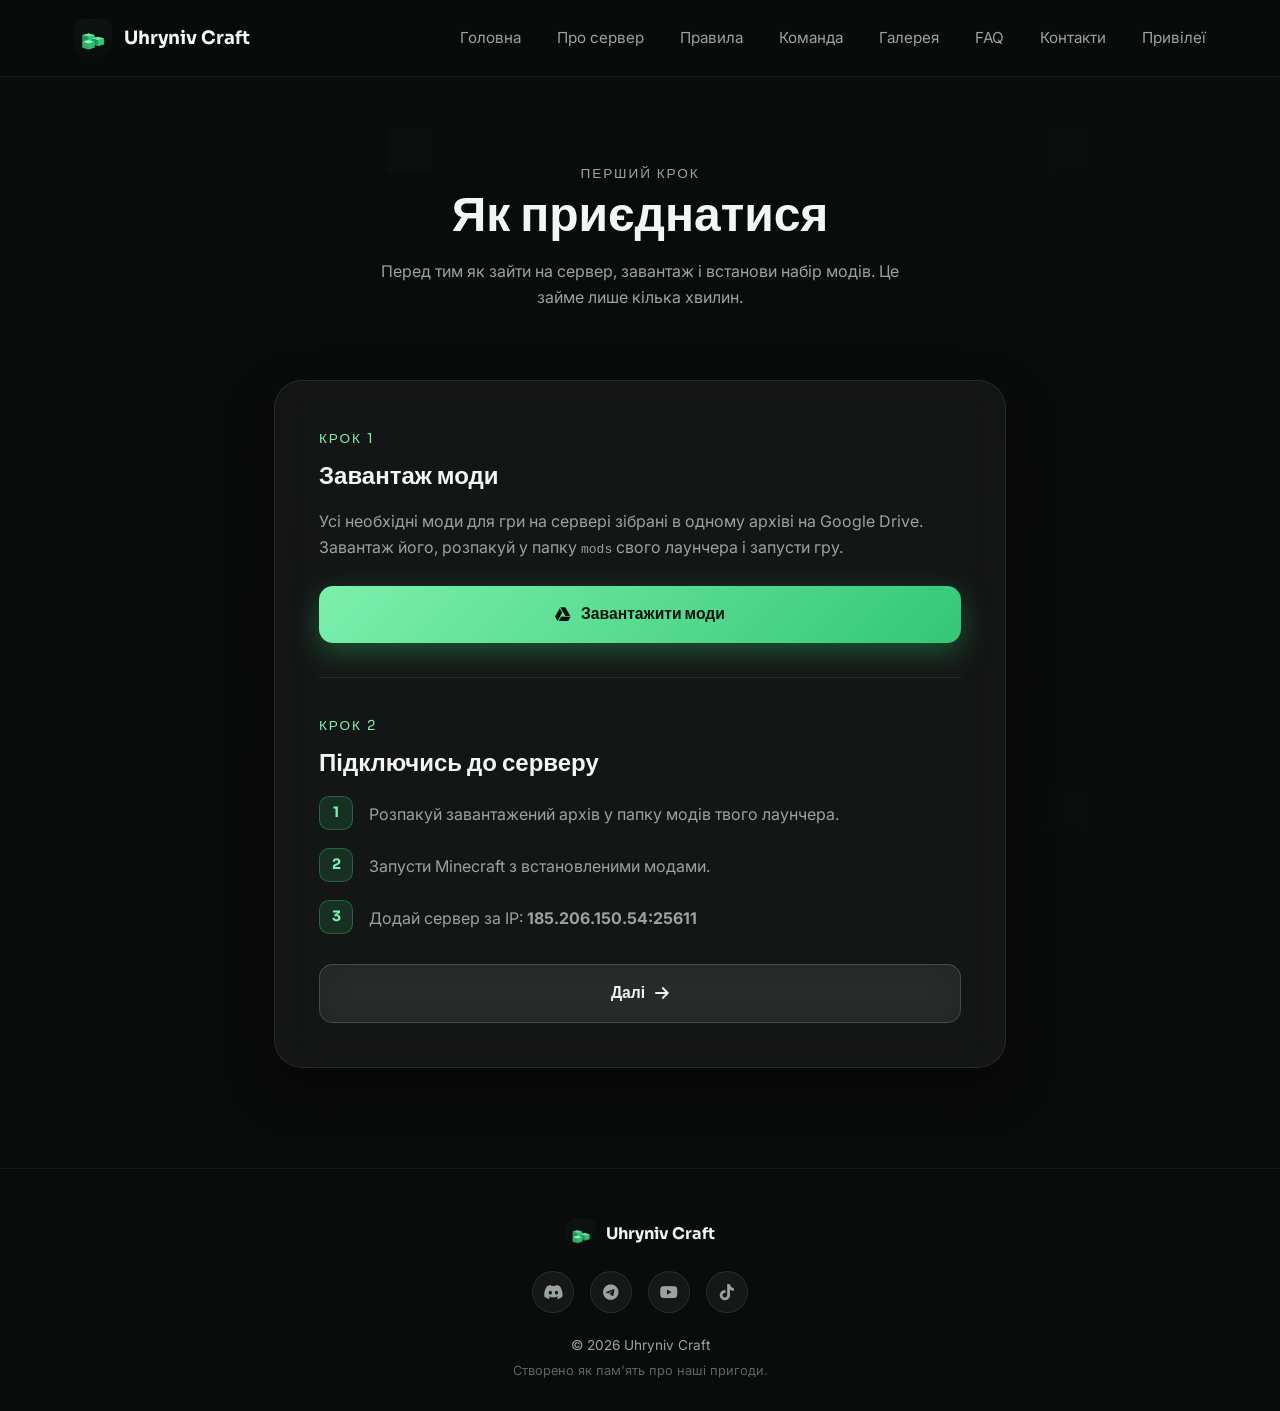
<file: join.html>
<!DOCTYPE html>
<html lang="uk">
<head>
    <meta charset="UTF-8">
    <meta name="viewport" content="width=device-width, initial-scale=1.0">
    <title>Як приєднатися — Uhryniv Craft</title>
    <meta name="description" content="Завантаж моди та дізнайся, як приєднатися до серверу Uhryniv Craft.">

    <link rel="icon" href="assets/favicon.ico" type="image/x-icon">

    <link rel="preconnect" href="https://fonts.googleapis.com">
    <link href="https://fonts.googleapis.com/css2?family=Sora:wght@400;600;700;800&family=Inter:wght@400;500;600&display=swap" rel="stylesheet">

    <link rel="stylesheet" href="https://cdnjs.cloudflare.com/ajax/libs/font-awesome/6.5.1/css/all.min.css">

    <link rel="stylesheet" href="style.css">
</head>
<body>

    <div class="loader" id="loader">
        <div class="loader-cube"></div>
    </div>

    <header class="navbar" id="navbar">
        <div class="container navbar-inner">
            <a href="index.html" class="logo">
                <img src="assets/logo.png" alt="Uhryniv Craft" class="logo-img">
                <span class="logo-text">Uhryniv Craft</span>
            </a>

            <nav class="nav-links" id="navLinks">
                <a href="index.html">Головна</a>
                <a href="about.html">Про сервер</a>
                <a href="rules.html">Правила</a>
                <a href="team.html">Команда</a>
                <a href="gallery.html">Галерея</a>
                <a href="faq.html">FAQ</a>
                <a href="contacts.html">Контакти</a>
                <a href="privileges.html">Привілеї</a>
            </nav>

            <button class="burger" id="burgerBtn" aria-label="Відкрити меню">
                <span></span><span></span><span></span>
            </button>
        </div>
    </header>

    <section class="page-header">
        <div class="container">
            <p class="section-eyebrow reveal">Перший крок</p>
            <h1 class="reveal">Як приєднатися</h1>
            <p class="reveal">
                Перед тим як зайти на сервер, завантаж і встанови набір
                модів. Це займе лише кілька хвилин.
            </p>
        </div>
    </section>

    <section class="section" style="padding-top: 0;">
        <div class="container" style="max-width: 780px;">

            <!-- Завантаження модів -->
            <div class="glass-card payment-card reveal">
                <p class="section-eyebrow">Крок 1</p>
                <h2 class="section-title" style="font-size: 1.5rem;">Завантаж моди</h2>
                <p style="color: var(--color-gray); margin-bottom: 26px;">
                    Усі необхідні моди для гри на сервері зібрані в одному
                    архіві на Google Drive. Завантаж його, розпакуй у папку
                    <code>mods</code> свого лаунчера і запусти гру.
                </p>

                <!--
                    ЗАМІНИ ПОСИЛАННЯ НИЖЧЕ на своє реальне посилання
                    на Google Drive з модами.
                -->
                <a href="https://drive.google.com/drive/folders/14neNgF9OwJ394bge4Dky3pXjVDgp_k8b?usp=sharing"
                   target="_blank"
                   rel="noopener"
                   class="btn btn-primary btn-block">
                    <i class="fa-brands fa-google-drive"></i> Завантажити моди
                </a>

                <hr style="border: none; border-top: 1px solid var(--color-panel-border); margin: 34px 0;">

                <p class="section-eyebrow">Крок 2</p>
                <h2 class="section-title" style="font-size: 1.5rem;">Підключись до серверу</h2>

                <div class="steps-list" style="margin-bottom: 30px;">
                    <div class="step-item">
                        <span class="step-number">1</span>
                        <p>Розпакуй завантажений архів у папку модів твого лаунчера.</p>
                    </div>
                    <div class="step-item">
                        <span class="step-number">2</span>
                        <p>Запусти Minecraft з встановленими модами.</p>
                    </div>
                    <div class="step-item">
                        <span class="step-number">3</span>
                        <p>Додай сервер за IP: <strong id="joinServerIp">185.206.150.54:25611</strong></p>
                    </div>
                </div>

                <!-- Кнопка "Далі" -> веде на сторінку оплати -->
                <a href="payment.html" class="btn btn-secondary btn-block">
                    Далі <i class="fa-solid fa-arrow-right"></i>
                </a>
            </div>

        </div>
    </section>

    <footer class="footer">
        <div class="container">
            <div class="footer-logo">
                <img src="assets/logo.png" alt="Uhryniv Craft">
                <span>Uhryniv Craft</span>
            </div>

            <div class="footer-social">
                <a href="https://discord.gg/vBCszVpQJ" title="Discord"><i class="fa-brands fa-discord"></i></a>
                <a href="https://t.me/UhrynivCraft" title="Telegram"><i class="fa-brands fa-telegram"></i></a>
                <a href="https://youtu.be/PYu58TDDkBc?is=5h_CYziQ2aiTeoaf" title="YouTube"><i class="fa-brands fa-youtube"></i></a>
                <a href="www.tiktok.com/@lipoveet" title="TikTok"><i class="fa-brands fa-tiktok"></i></a>
            </div>

            <p class="copyright">© 2026 Uhryniv Craft</p>
            <p class="made-with">Створено як пам'ять про наші пригоди.</p>
        </div>
    </footer>

    <button class="back-to-top" id="backToTop" aria-label="Нагору">
        <i class="fa-solid fa-arrow-up"></i>
    </button>

    <div class="toast" id="toast"></div>

    <script src="script.js"></script>
    <script>
        // Підставляємо реальний IP сервера з config (script.js), якщо він завантажений
        if (typeof config !== "undefined") {
            document.getElementById("joinServerIp").textContent = config.serverIP;
        }
    </script>
</body>
</html>
</file>
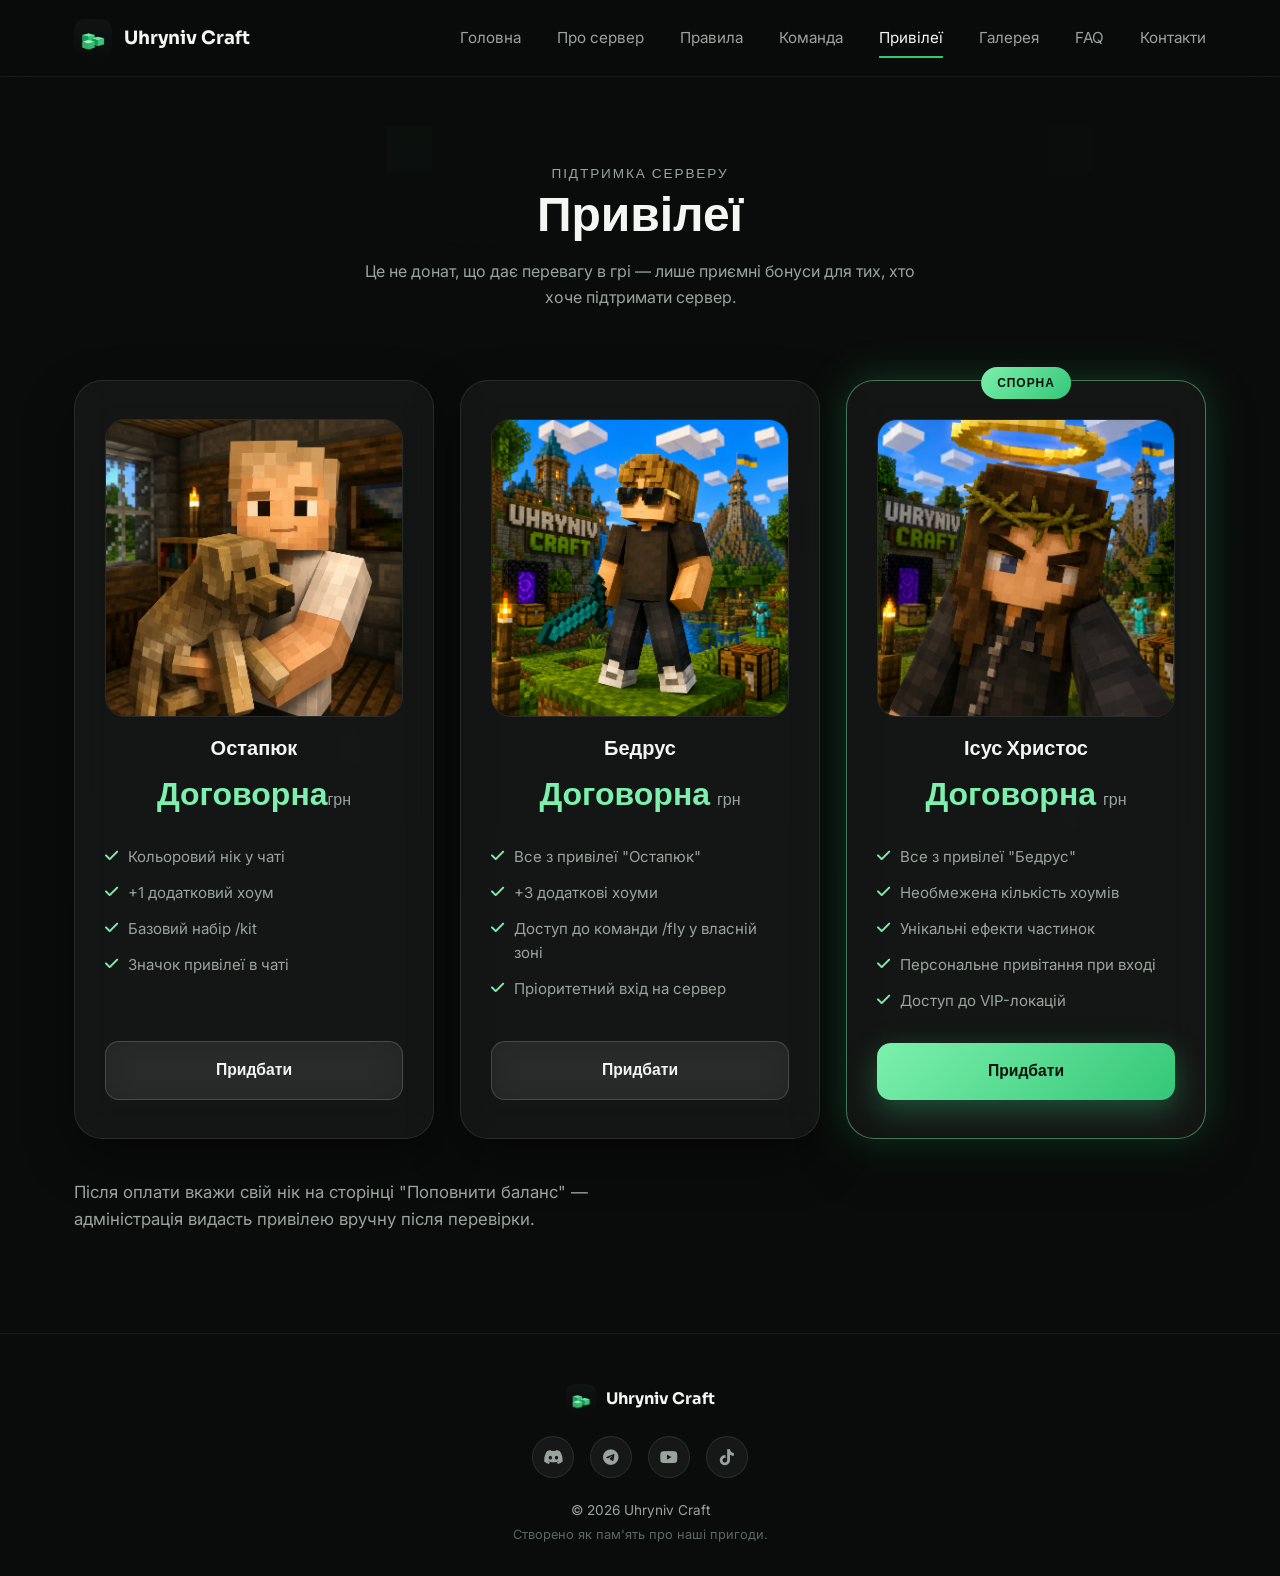
<file: privileges.html>
<!DOCTYPE html>
<html lang="uk">
<head>
    <meta charset="UTF-8">
    <meta name="viewport" content="width=device-width, initial-scale=1.0">
    <title>Привілеї — Uhryniv Craft</title>
    <meta name="description" content="Привілеї серверу Uhryniv Craft — підтримай сервер і отримай приємні бонуси.">

    <link rel="icon" href="assets/favicon.ico" type="image/x-icon">

    <link rel="preconnect" href="https://fonts.googleapis.com">
    <link href="https://fonts.googleapis.com/css2?family=Sora:wght@400;600;700;800&family=Inter:wght@400;500;600&display=swap" rel="stylesheet">

    <link rel="stylesheet" href="https://cdnjs.cloudflare.com/ajax/libs/font-awesome/6.5.1/css/all.min.css">

    <link rel="stylesheet" href="style.css">
</head>
<body>

    <div class="loader" id="loader">
        <div class="loader-cube"></div>
    </div>

    <header class="navbar" id="navbar">
        <div class="container navbar-inner">
            <a href="index.html" class="logo">
                <img src="assets/logo.png" alt="Uhryniv Craft" class="logo-img">
                <span class="logo-text">Uhryniv Craft</span>
            </a>

            <nav class="nav-links" id="navLinks">
                <a href="index.html">Головна</a>
                <a href="about.html">Про сервер</a>
                <a href="rules.html">Правила</a>
                <a href="team.html">Команда</a>
                <a href="privileges.html">Привілеї</a>
                <a href="gallery.html">Галерея</a>
                <a href="faq.html">FAQ</a>
                <a href="contacts.html">Контакти</a>
            </nav>

            <button class="burger" id="burgerBtn" aria-label="Відкрити меню">
                <span></span><span></span><span></span>
            </button>
        </div>
    </header>

    <section class="page-header">
        <div class="container">
            <p class="section-eyebrow reveal">Підтримка серверу</p>
            <h1 class="reveal">Привілеї</h1>
            <p class="reveal">
                Це не донат, що дає перевагу в грі — лише приємні бонуси
                для тих, хто хоче підтримати сервер.
            </p>
        </div>
    </section>

    <section class="section" style="padding-top: 0;">
        <div class="container">
            <!--
                ЯК ПОСТАВИТИ СВОЄ ФОТО ЗАМІСТЬ ЗАГЛУШКИ:
                Заміни файл у папці assets/privileges/ на своє фото
                з ТОЧНО ТАКОЮ Ж НАЗВОЮ (ostapyuk.jpg, bedrus.jpg, isus.jpg).
                Розмір фото краще брати квадратний (наприклад 600x600),
                щоб воно рівно вписалось у картку.

                ЯК ДОДАТИ НОВУ ПРИВІЛЕГІЮ:
                1. Скопіюй цілий блок <div class="glass-card privilege-card ...">...</div>
                2. Встав його після інших, в потрібному порядку.
                3. Зміни назву, ціну, фото (src="assets/privileges/ТВОЯ_НАЗВА.jpg")
                   та список того, що входить (кожен <li> — один пункт).

                ЯК ЗРОБИТИ ПРИВІЛЕГІЮ "ТОПОВОЮ":
                Додай клас "featured" картці і рядок з .privilege-badge
                (приклад — дивись у картці "Ісус Христос" нижче).
            -->
            <div class="privileges-grid">

                <!-- Остапюк — 10 грн -->
                <div class="glass-card privilege-card reveal">
                    <img src="assets/privileges/ostapyuk.jpg" alt="Остапюк" class="privilege-image">
                    <h3 class="privilege-name">Остапюк</h3>
                    <p class="privilege-price">Договорна<span>грн</span></p>
                    <ul class="privilege-perks">
                        <li><i class="fa-solid fa-check"></i> Кольоровий нік у чаті</li>
                        <li><i class="fa-solid fa-check"></i> +1 додатковий хоум</li>
                        <li><i class="fa-solid fa-check"></i> Базовий набір /kit</li>
                        <li><i class="fa-solid fa-check"></i> Значок привілеї в чаті</li>
                    </ul>
                    <a href="payment.html" class="btn btn-secondary btn-block">Придбати</a>
                </div>

                <!-- Бедрус — 20 грн -->
                <div class="glass-card privilege-card reveal">
                    <img src="assets/privileges/bedrus.jpg" alt="Бедрус" class="privilege-image">
                    <h3 class="privilege-name">Бедрус</h3>
                    <p class="privilege-price">Договорна <span>грн</span></p>
                    <ul class="privilege-perks">
                        <li><i class="fa-solid fa-check"></i> Все з привілеї "Остапюк"</li>
                        <li><i class="fa-solid fa-check"></i> +3 додаткові хоуми</li>
                        <li><i class="fa-solid fa-check"></i> Доступ до команди /fly у власній зоні</li>
                        <li><i class="fa-solid fa-check"></i> Пріоритетний вхід на сервер</li>
                    </ul>
                    <a href="payment.html" class="btn btn-secondary btn-block">Придбати</a>
                </div>

                <!-- Ісус Христос — 50 грн (топова привілегія) -->
                <div class="glass-card privilege-card featured reveal">
                    <span class="privilege-badge">Спорна</span>
                    <img src="assets/privileges/isus.jpg" alt="Ісус Христос" class="privilege-image">
                    <h3 class="privilege-name">Ісус Христос</h3>
                    <p class="privilege-price">Договорна <span>грн</span></p>
                    <ul class="privilege-perks">
                        <li><i class="fa-solid fa-check"></i> Все з привілеї "Бедрус"</li>
                        <li><i class="fa-solid fa-check"></i> Необмежена кількість хоумів</li>
                        <li><i class="fa-solid fa-check"></i> Унікальні ефекти частинок</li>
                        <li><i class="fa-solid fa-check"></i> Персональне привітання при вході</li>
                        <li><i class="fa-solid fa-check"></i> Доступ до VIP-локацій</li>
                    </ul>
                    <a href="payment.html" class="btn btn-primary btn-block">Придбати</a>
                </div>

            </div>

            <p class="section-subtitle reveal" style="margin-top: 40px; margin-bottom: 0;">
                Після оплати вкажи свій нік на сторінці "Поповнити баланс" —
                адміністрація видасть привілею вручну після перевірки.
            </p>
        </div>
    </section>

    <footer class="footer">
        <div class="container">
            <div class="footer-logo">
                <img src="assets/logo.png" alt="Uhryniv Craft">
                <span>Uhryniv Craft</span>
            </div>

            <div class="footer-social">
                <a href="https://discord.gg/vBCszVpQJ" title="Discord"><i class="fa-brands fa-discord"></i></a>
                <a href="https://t.me/UhrynivCraft" title="Telegram"><i class="fa-brands fa-telegram"></i></a>
                <a href="https://youtu.be/PYu58TDDkBc?is=5h_CYziQ2aiTeoaf" title="YouTube"><i class="fa-brands fa-youtube"></i></a>
                <a href="www.tiktok.com/@lipoveet" title="TikTok"><i class="fa-brands fa-tiktok"></i></a>
            </div>

            <p class="copyright">© 2026 Uhryniv Craft</p>
            <p class="made-with">Створено як пам'ять про наші пригоди.</p>
        </div>
    </footer>

    <button class="back-to-top" id="backToTop" aria-label="Нагору">
        <i class="fa-solid fa-arrow-up"></i>
    </button>

    <div class="toast" id="toast"></div>

    <script src="script.js"></script>
</body>
</html>
</file>
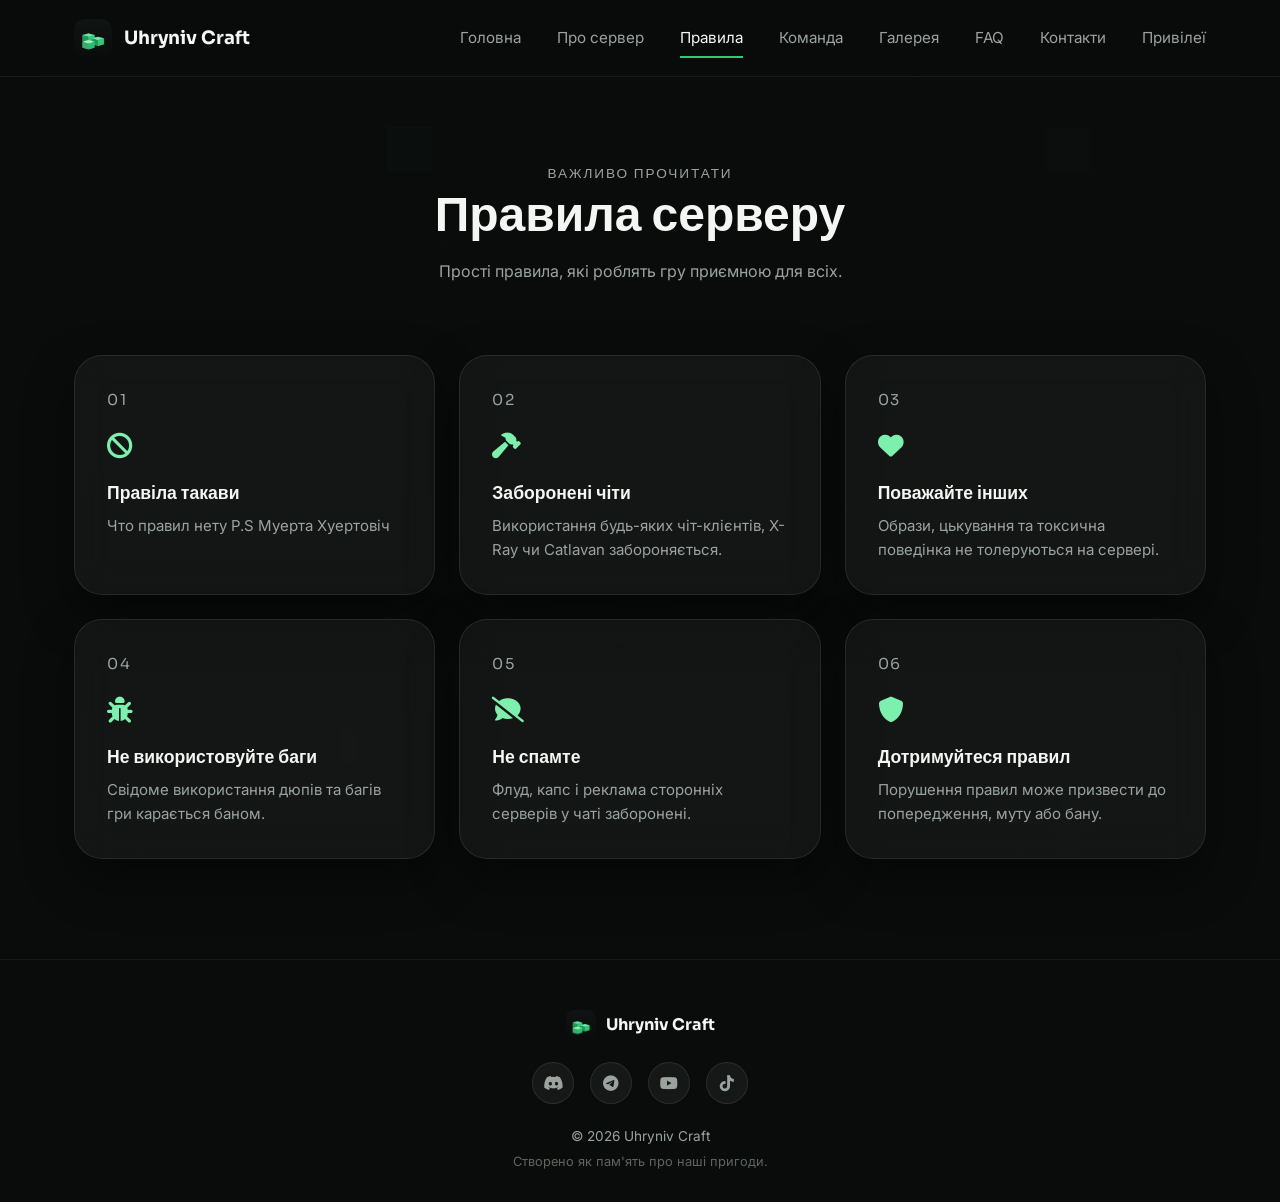
<file: rules.html>
<!DOCTYPE html>
<html lang="uk">
<head>
    <meta charset="UTF-8">
    <meta name="viewport" content="width=device-width, initial-scale=1.0">
    <title>Правила — Uhryniv Craft</title>
    <meta name="description" content="Правила серверу Uhryniv Craft, яких повинен дотримуватися кожен гравець.">

    <link rel="icon" href="assets/favicon.ico" type="image/x-icon">

    <link rel="preconnect" href="https://fonts.googleapis.com">
    <link href="https://fonts.googleapis.com/css2?family=Sora:wght@400;600;700;800&family=Inter:wght@400;500;600&display=swap" rel="stylesheet">

    <link rel="stylesheet" href="https://cdnjs.cloudflare.com/ajax/libs/font-awesome/6.5.1/css/all.min.css">

    <link rel="stylesheet" href="style.css">
</head>
<body>

    <div class="loader" id="loader">
        <div class="loader-cube"></div>
    </div>

    <header class="navbar" id="navbar">
        <div class="container navbar-inner">
            <a href="index.html" class="logo">
                <img src="assets/logo.png" alt="Uhryniv Craft" class="logo-img">
                <span class="logo-text">Uhryniv Craft</span>
            </a>

            <nav class="nav-links" id="navLinks">
                <a href="index.html">Головна</a>
                <a href="about.html">Про сервер</a>
                <a href="rules.html">Правила</a>
                <a href="team.html">Команда</a>
                <a href="gallery.html">Галерея</a>
                <a href="faq.html">FAQ</a>
                <a href="contacts.html">Контакти</a>
                <a href="privileges.html">Привілеї</a>
            </nav>

            <button class="burger" id="burgerBtn" aria-label="Відкрити меню">
                <span></span><span></span><span></span>
            </button>
        </div>
    </header>

    <section class="page-header">
        <div class="container">
            <p class="section-eyebrow reveal">Важливо прочитати</p>
            <h1 class="reveal">Правила серверу</h1>
            <p class="reveal">Прості правила, які роблять гру приємною для всіх.</p>
        </div>
    </section>

    <section class="section" style="padding-top: 0;">
        <div class="container">
            <!--
                Щоб додати нове правило — просто скопіюй один
                блок ".rule-card" та зміни текст і іконку.
                Список іконок Font Awesome: https://fontawesome.com/icons
            -->
            <div class="rules-grid">

                <div class="glass-card rule-card reveal">
                    <p class="rule-number">01</p>
                    <div class="rule-icon"><i class="fa-solid fa-ban"></i></div>
                    <h3>Правіла такави</h3>
                    <p>Что правил нету P.S Муерта Хуертовіч</p>
                </div>

                <div class="glass-card rule-card reveal">
                    <p class="rule-number">02</p>
                    <div class="rule-icon"><i class="fa-solid fa-hammer"></i></div>
                    <h3>Заборонені чіти</h3>
                    <p>Використання будь-яких чіт-клієнтів, X-Ray чи Catlavan забороняється.</p>
                </div>

                <div class="glass-card rule-card reveal">
                    <p class="rule-number">03</p>
                    <div class="rule-icon"><i class="fa-solid fa-heart"></i></div>
                    <h3>Поважайте інших</h3>
                    <p>Образи, цькування та токсична поведінка не толеруються на сервері.</p>
                </div>

                <div class="glass-card rule-card reveal">
                    <p class="rule-number">04</p>
                    <div class="rule-icon"><i class="fa-solid fa-bug"></i></div>
                    <h3>Не використовуйте баги</h3>
                    <p>Свідоме використання дюпів та багів гри карається баном.</p>
                </div>

                <div class="glass-card rule-card reveal">
                    <p class="rule-number">05</p>
                    <div class="rule-icon"><i class="fa-solid fa-comment-slash"></i></div>
                    <h3>Не спамте</h3>
                    <p>Флуд, капс і реклама сторонніх серверів у чаті заборонені.</p>
                </div>

                <div class="glass-card rule-card reveal">
                    <p class="rule-number">06</p>
                    <div class="rule-icon"><i class="fa-solid fa-shield"></i></div>
                    <h3>Дотримуйтеся правил</h3>
                    <p>Порушення правил може призвести до попередження, муту або бану.</p>
                </div>

            </div>
        </div>
    </section>

    <footer class="footer">
        <div class="container">
            <div class="footer-logo">
                <img src="assets/logo.png" alt="Uhryniv Craft">
                <span>Uhryniv Craft</span>
            </div>

            <div class="footer-social">
                <a href="https://discord.gg/vBCszVpQJ" title="Discord"><i class="fa-brands fa-discord"></i></a>
                <a href="https://t.me/UhrynivCraft" title="Telegram"><i class="fa-brands fa-telegram"></i></a>
                <a href="https://youtu.be/PYu58TDDkBc?is=5h_CYziQ2aiTeoaf" title="YouTube"><i class="fa-brands fa-youtube"></i></a>
                <a href="www.tiktok.com/@lipoveet" title="TikTok"><i class="fa-brands fa-tiktok"></i></a>
            </div>

            <p class="copyright">© 2026 Uhryniv Craft</p>
            <p class="made-with">Створено як пам'ять про наші пригоди.</p>
        </div>
    </footer>

    <button class="back-to-top" id="backToTop" aria-label="Нагору">
        <i class="fa-solid fa-arrow-up"></i>
    </button>

    <div class="toast" id="toast"></div>

    <script src="script.js"></script>
</body>
</html>
</file>
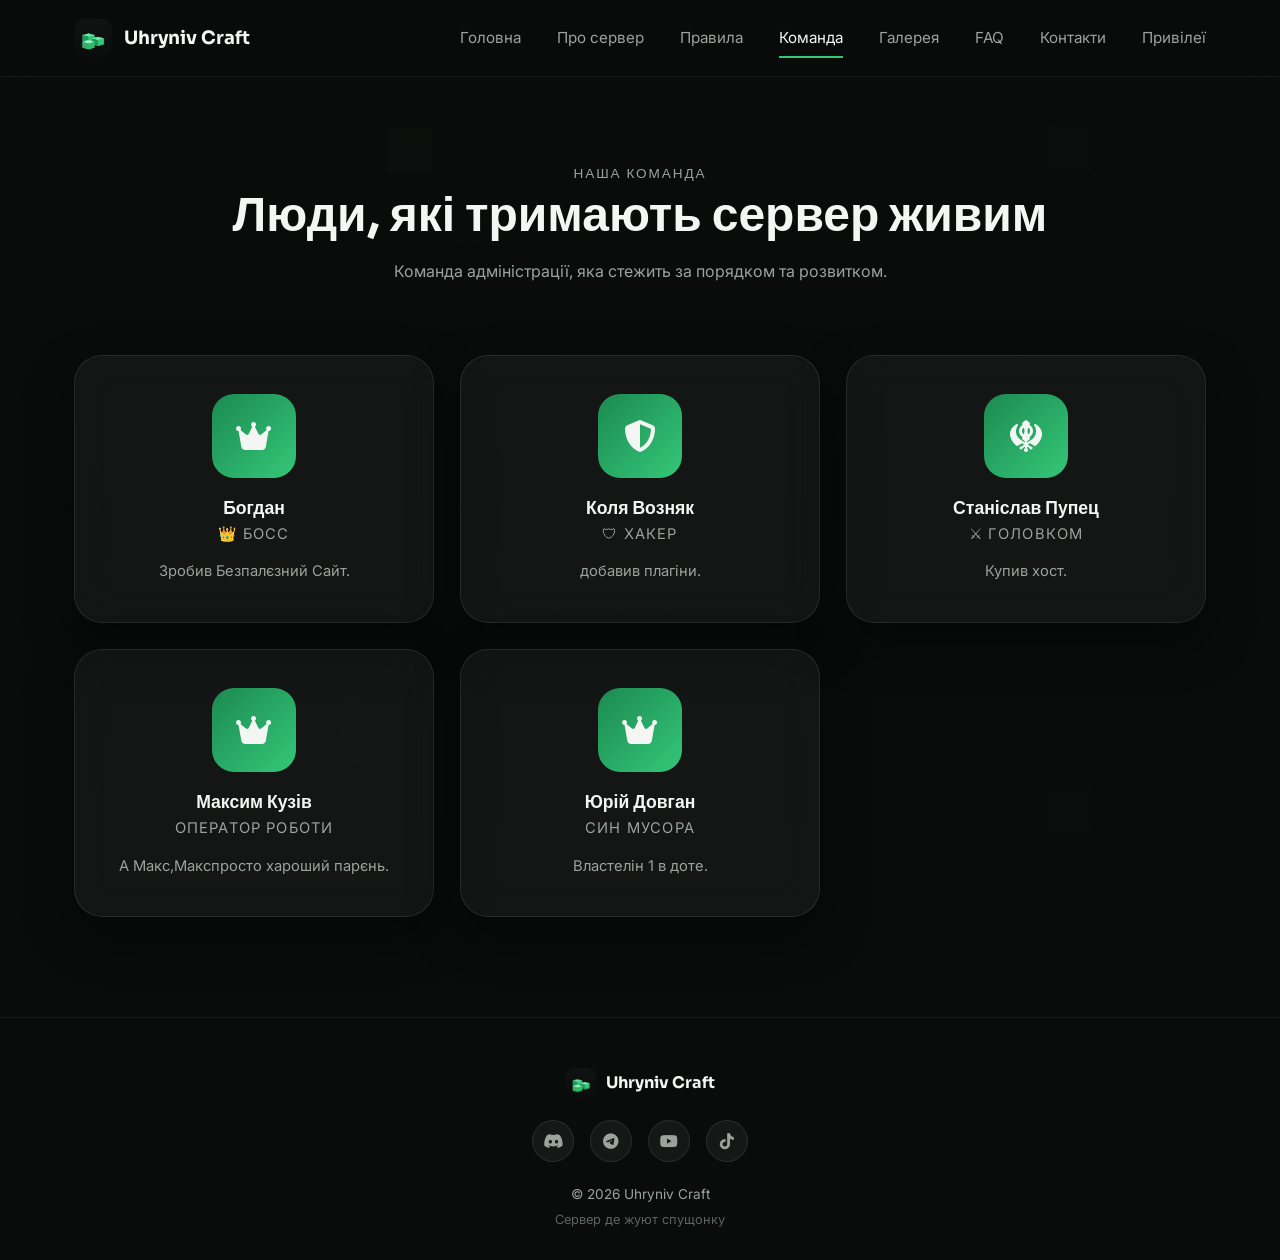
<file: team.html>
<!DOCTYPE html>
<html lang="uk">
<head>
    <meta charset="UTF-8">
    <meta name="viewport" content="width=device-width, initial-scale=1.0">
    <title>Команда — Uhryniv Craft</title>
    <meta name="description" content="Знайомтеся з командою адміністрації серверу Uhryniv Craft.">

    <link rel="icon" href="assets/favicon.ico" type="image/x-icon">

    <link rel="preconnect" href="https://fonts.googleapis.com">
    <link href="https://fonts.googleapis.com/css2?family=Sora:wght@400;600;700;800&family=Inter:wght@400;500;600&display=swap" rel="stylesheet">

    <link rel="stylesheet" href="https://cdnjs.cloudflare.com/ajax/libs/font-awesome/6.5.1/css/all.min.css">

    <link rel="stylesheet" href="style.css">
</head>
<body>

    <div class="loader" id="loader">
        <div class="loader-cube"></div>
    </div>

    <header class="navbar" id="navbar">
        <div class="container navbar-inner">
            <a href="index.html" class="logo">
                <img src="assets/logo.png" alt="Uhryniv Craft" class="logo-img">
                <span class="logo-text">Uhryniv Craft</span>
            </a>

            <nav class="nav-links" id="navLinks">
                <a href="index.html">Головна</a>
                <a href="about.html">Про сервер</a>
                <a href="rules.html">Правила</a>
                <a href="team.html">Команда</a>
                <a href="gallery.html">Галерея</a>
                <a href="faq.html">FAQ</a>
                <a href="contacts.html">Контакти</a>
                <a href="privileges.html">Привілеї</a>
            </nav>

            <button class="burger" id="burgerBtn" aria-label="Відкрити меню">
                <span></span><span></span><span></span>
            </button>
        </div>
    </header>

    <section class="page-header">
        <div class="container">
            <p class="section-eyebrow reveal">Наша команда</p>
            <h1 class="reveal">Люди, які тримають сервер живим</h1>
            <p class="reveal">Команда адміністрації, яка стежить за порядком та розвитком.</p>
        </div>
    </section>

    <section class="section" style="padding-top: 0;">
        <div class="container">
            <!--
                Щоб додати нового учасника команди — скопіюй
                один блок ".team-card" і зміни ім'я, роль та іконку.
            -->
            <div class="team-grid">

                <div class="glass-card team-card reveal">
                    <div class="team-avatar"><i class="fa-solid fa-crown"></i></div>
                    <h3>Богдан</h3>
                    <p class="team-role">👑 Босс </p>
                    <p>Зробив Безпалєзний Сайт.</p>
                </div>

                <div class="glass-card team-card reveal">
                    <div class="team-avatar"><i class="fa-solid fa-shield-halved"></i></div>
                    <h3>Коля Возняк </h3>
                    <p class="team-role">🛡 ХАКЕР</p>
                    <p> добавив плагіни.</p>
                </div>

                <div class="glass-card team-card reveal">
                    <div class="team-avatar"><i class="fa-solid fa-khanda"></i></div>
                    <h3>Станіслав Пупец</h3>
                    <p class="team-role">⚔ ГОЛОВКОМ</p>
                    <p>Купив хост.</p>
                </div>
                
                <div class="glass-card team-card reveal">
                    <div class="team-avatar"><i class="fa-solid fa-crown"></i></div>
                    <h3>Максим Кузів</h3>
                    <p class="team-role"> Оператор Роботи </p>
                    <p>А Макс,Макспросто хароший парєнь.</p>
                </div>
               
                <div class="glass-card team-card reveal">
                    <div class="team-avatar"><i class="fa-solid fa-crown"></i></div>
                    <h3>Юрій Довган</h3>
                    <p class="team-role"> Син мусора </p>
                    <p>Властелін 1 в доте.</p>
                </div>

            </div>
        </div>
    </section>

    <footer class="footer">
        <div class="container">
            <div class="footer-logo">
                <img src="assets/logo.png" alt="Uhryniv Craft">
                <span>Uhryniv Craft</span>
            </div>

            <div class="footer-social">
                <a href="https://discord.gg/vBCszVpQJ" title="Discord"><i class="fa-brands fa-discord"></i></a>
                <a href="https://t.me/UhrynivCraft" title="Telegram"><i class="fa-brands fa-telegram"></i></a>
                <a href="https://youtu.be/PYu58TDDkBc?is=5h_CYziQ2aiTeoaf" title="YouTube"><i class="fa-brands fa-youtube"></i></a>
                <a href="www.tiktok.com/@lipoveet" title="TikTok"><i class="fa-brands fa-tiktok"></i></a>
            </div>

            <p class="copyright">© 2026 Uhryniv Craft</p>
            <p class="made-with">Сервер де жуют спущонку</p>
        </div>
    </footer>

    <button class="back-to-top" id="backToTop" aria-label="Нагору">
        <i class="fa-solid fa-arrow-up"></i>
    </button>

    <div class="toast" id="toast"></div>

    <script src="script.js"></script>
</body>
</html>
</file>
<file: style.css>
/* =========================================================
   UHRYNIV CRAFT — style.css
   Простий та зрозумілий CSS, розбитий на секції.
   Кожну секцію можна редагувати окремо, не боячись зламати інше.
   ========================================================= */

/* =========================================================
   1. ЗМІННІ (КОЛЬОРИ, ШРИФТИ, ВІДСТУПІ)
   Зміни кольори тут — і вони оновляться на всьому сайті.
   ========================================================= */
:root {
    /* Основні кольори */
    --color-bg: #0a0c0b;              /* фон сайту — майже чорний */
    --color-bg-soft: #121513;         /* трохи світліший фон для смуг */
    --color-panel: rgba(255, 255, 255, 0.045);   /* фон скляних карток */
    --color-panel-border: rgba(255, 255, 255, 0.09);
    --color-panel-hover: rgba(255, 255, 255, 0.08);

    --color-green: #34c778;           /* основний зелений */
    --color-green-light: #7cf0ac;     /* світло-зелений (акцент, hover) */
    --color-green-dark: #1c8a51;      /* темно-зелений */

    --color-white: #f4f6f4;           /* білий текст */
    --color-gray: #9aa39d;            /* приглушений сірий текст */
    --color-gray-dark: #2a302c;       /* межі, розділювачі */

    /* Тіні та скло */
    --shadow-soft: 0 20px 50px rgba(0, 0, 0, 0.45);
    --shadow-green: 0 0 40px rgba(52, 199, 120, 0.25);
    --blur-glass: blur(18px);

    /* Шрифти */
    --font-heading: "Sora", sans-serif;
    --font-body: "Inter", sans-serif;

    /* Заокруглення */
    --radius-sm: 12px;
    --radius-md: 20px;
    --radius-lg: 28px;

    /* Швидкість анімацій */
    --transition-fast: 0.2s ease;
    --transition-normal: 0.35s cubic-bezier(0.22, 1, 0.36, 1);
}

/* =========================================================
   2. СКИДАННЯ СТИЛІВ (RESET) ТА БАЗОВІ НАЛАШТУВАННЯ
   ========================================================= */
* {
    margin: 0;
    padding: 0;
    box-sizing: border-box;
}

html {
    scroll-behavior: smooth; /* плавний скрол по якорях */
}

body {
    background-color: var(--color-bg);
    background-image: linear-gradient(180deg, rgba(10, 12, 11, 0.92), rgba(10, 12, 11, 0.98)), url("assets/background.jpg");
    background-size: cover;
    background-attachment: fixed;
    background-position: center;
    color: var(--color-white);
    font-family: var(--font-body);
    line-height: 1.6;
    overflow-x: hidden;
}

img {
    max-width: 100%;
    display: block;
}

a {
    text-decoration: none;
    color: inherit;
}

ul {
    list-style: none;
}

h1, h2, h3, h4 {
    font-family: var(--font-heading);
    font-weight: 700;
    line-height: 1.2;
}

.container {
    width: 100%;
    max-width: 1180px;
    margin: 0 auto;
    padding: 0 24px;
}

/* Загальні заголовки секцій */
.section {
    padding: 100px 0;
    position: relative;
}

.section-eyebrow {
    display: inline-block;
    color: var(--color-green-light);
    font-family: var(--font-heading);
    font-size: 0.85rem;
    letter-spacing: 0.14em;
    text-transform: uppercase;
    margin-bottom: 12px;
}

.section-title {
    font-size: clamp(1.8rem, 4vw, 2.6rem);
    margin-bottom: 18px;
}

.section-subtitle {
    color: var(--color-gray);
    max-width: 620px;
    margin-bottom: 48px;
    font-size: 1.05rem;
}

/* Скляна картка (glassmorphism) — використовується по всьому сайту */
.glass-card {
    background: var(--color-panel);
    border: 1px solid var(--color-panel-border);
    border-radius: var(--radius-lg);
    backdrop-filter: var(--blur-glass);
    -webkit-backdrop-filter: var(--blur-glass);
    box-shadow: var(--shadow-soft);
    transition: transform var(--transition-normal), border-color var(--transition-normal), background var(--transition-normal);
}

.glass-card:hover {
    transform: translateY(-6px);
    border-color: rgba(124, 240, 172, 0.35);
    background: var(--color-panel-hover);
}

/* Плавна поява елементів при скролі (клас додає script.js) */
.reveal {
    opacity: 0;
    transform: translateY(28px);
    transition: opacity 0.8s ease, transform 0.8s ease;
}

.reveal.is-visible {
    opacity: 1;
    transform: translateY(0);
}

/* =========================================================
   3. LOADER (екран завантаження)
   ========================================================= */
.loader {
    position: fixed;
    inset: 0;
    z-index: 9999;
    background: var(--color-bg);
    display: flex;
    align-items: center;
    justify-content: center;
    transition: opacity 0.6s ease, visibility 0.6s ease;
}

.loader.hidden {
    opacity: 0;
    visibility: hidden;
    pointer-events: none;
}

.loader-cube {
    width: 46px;
    height: 46px;
    background: linear-gradient(135deg, var(--color-green-light), var(--color-green-dark));
    border-radius: 10px;
    box-shadow: var(--shadow-green);
    animation: cube-spin 1.1s ease-in-out infinite;
}

@keyframes cube-spin {
    0%   { transform: rotate(0deg) scale(1); }
    50%  { transform: rotate(180deg) scale(0.75); border-radius: 50%; }
    100% { transform: rotate(360deg) scale(1); }
}

/* =========================================================
   4. HEADER / NAVBAR
   ========================================================= */
.navbar {
    position: fixed;
    top: 0;
    left: 0;
    width: 100%;
    z-index: 500;
    background: rgba(10, 12, 11, 0.55);
    backdrop-filter: var(--blur-glass);
    -webkit-backdrop-filter: var(--blur-glass);
    border-bottom: 1px solid rgba(255, 255, 255, 0.06);
    transition: background var(--transition-normal), box-shadow var(--transition-normal);
}

.navbar.scrolled {
    background: rgba(8, 10, 9, 0.85);
    box-shadow: 0 10px 30px rgba(0, 0, 0, 0.35);
}

.navbar-inner {
    display: flex;
    align-items: center;
    justify-content: space-between;
    height: 76px;
}

.logo {
    display: flex;
    align-items: center;
    gap: 12px;
    font-family: var(--font-heading);
    font-weight: 700;
    font-size: 1.15rem;
}

.logo-img {
    width: 38px;
    height: 38px;
    border-radius: 10px;
}

.nav-links {
    display: flex;
    align-items: center;
    gap: 36px;
}

.nav-links a {
    font-size: 0.95rem;
    color: var(--color-gray);
    position: relative;
    padding: 6px 0;
    transition: color var(--transition-fast);
}

.nav-links a::after {
    content: "";
    position: absolute;
    left: 0;
    bottom: -2px;
    width: 0;
    height: 2px;
    background: var(--color-green);
    transition: width var(--transition-fast);
}

.nav-links a:hover,
.nav-links a.active {
    color: var(--color-white);
}

.nav-links a:hover::after,
.nav-links a.active::after {
    width: 100%;
}

/* Бургер-меню (лише на телефоні) */
.burger {
    display: none;
    flex-direction: column;
    justify-content: space-between;
    width: 26px;
    height: 19px;
    background: none;
    border: none;
    cursor: pointer;
    z-index: 600;
}

.burger span {
    display: block;
    height: 2px;
    width: 100%;
    background: var(--color-white);
    border-radius: 2px;
    transition: transform var(--transition-fast), opacity var(--transition-fast);
}

.burger.active span:nth-child(1) {
    transform: translateY(8.5px) rotate(45deg);
}

.burger.active span:nth-child(2) {
    opacity: 0;
}

.burger.active span:nth-child(3) {
    transform: translateY(-8.5px) rotate(-45deg);
}

/* =========================================================
   5. КНОПКИ
   ========================================================= */
.btn {
    display: inline-flex;
    align-items: center;
    justify-content: center;
    gap: 10px;
    padding: 16px 30px;
    font-family: var(--font-heading);
    font-weight: 600;
    font-size: 0.98rem;
    border-radius: 14px;
    border: none;
    cursor: pointer;
    transition: transform var(--transition-fast), box-shadow var(--transition-fast), background var(--transition-fast);
    white-space: nowrap;
}

.btn:active {
    transform: scale(0.96);
}

.btn-primary {
    background: linear-gradient(135deg, var(--color-green-light), var(--color-green));
    color: #05130a;
    box-shadow: 0 10px 30px rgba(52, 199, 120, 0.35);
}

.btn-primary:hover {
    box-shadow: 0 14px 38px rgba(52, 199, 120, 0.5);
    transform: translateY(-3px);
}

.btn-secondary {
    background: rgba(255, 255, 255, 0.06);
    color: var(--color-white);
    border: 1px solid rgba(255, 255, 255, 0.16);
    backdrop-filter: var(--blur-glass);
}

.btn-secondary:hover {
    background: rgba(255, 255, 255, 0.12);
    border-color: var(--color-green-light);
    transform: translateY(-3px);
}

.btn-small {
    padding: 10px 18px;
    font-size: 0.85rem;
    border-radius: 10px;
}

.btn-block {
    width: 100%;
}

/* =========================================================
   6. HERO (головний екран)
   ========================================================= */
.hero {
    position: relative;
    min-height: 100vh;
    display: flex;
    align-items: center;
    justify-content: center;
    text-align: center;
    overflow: hidden;
    background-image: linear-gradient(180deg, rgba(6, 8, 7, 0.55) 0%, rgba(8, 10, 9, 0.85) 78%, var(--color-bg) 100%), url("assets/hero.jpg");
    background-size: cover;
    background-position: center;
}

.hero-content {
    position: relative;
    z-index: 2;
    padding-top: 76px;
}

.hero-eyebrow {
    display: inline-flex;
    align-items: center;
    gap: 8px;
    padding: 8px 18px;
    border-radius: 999px;
    background: rgba(52, 199, 120, 0.12);
    border: 1px solid rgba(52, 199, 120, 0.3);
    color: var(--color-green-light);
    font-size: 0.85rem;
    margin-bottom: 26px;
}

.hero-title {
    font-size: clamp(2.6rem, 8vw, 5.2rem);
    letter-spacing: -0.02em;
    margin-bottom: 20px;
}

.hero-title span {
    background: linear-gradient(135deg, var(--color-green-light), var(--color-green));
    -webkit-background-clip: text;
    background-clip: text;
    color: transparent;
}

.hero-subtitle {
    font-size: clamp(1rem, 2vw, 1.3rem);
    color: var(--color-gray);
    max-width: 560px;
    margin: 0 auto 44px;
}

.hero-buttons {
    display: flex;
    gap: 20px;
    justify-content: center;
    flex-wrap: wrap;
}

.scroll-hint {
    position: absolute;
    bottom: 34px;
    left: 50%;
    transform: translateX(-50%);
    color: var(--color-gray);
    font-size: 1.3rem;
    animation: bounce 2s infinite;
    z-index: 2;
}

@keyframes bounce {
    0%, 100% { transform: translateX(-50%) translateY(0); opacity: 0.6; }
    50% { transform: translateX(-50%) translateY(10px); opacity: 1; }
}

/* =========================================================
   7. СТАТУС СЕРВЕРА
   ========================================================= */
.server-card {
    padding: 44px;
    display: grid;
    grid-template-columns: auto 1fr auto;
    align-items: center;
    gap: 40px;
}

.server-status {
    display: flex;
    flex-direction: column;
    align-items: flex-start;
    gap: 10px;
}

.status-dot {
    width: 12px;
    height: 12px;
    border-radius: 50%;
    display: inline-block;
    margin-right: 8px;
    box-shadow: 0 0 12px currentColor;
}

.status-dot.online {
    background: var(--color-green-light);
    color: var(--color-green-light);
    animation: pulse-dot 1.8s infinite;
}

.status-dot.offline {
    background: #e15b5b;
    color: #e15b5b;
}

@keyframes pulse-dot {
    0%   { box-shadow: 0 0 0 0 rgba(124, 240, 172, 0.5); }
    70%  { box-shadow: 0 0 0 10px rgba(124, 240, 172, 0); }
    100% { box-shadow: 0 0 0 0 rgba(124, 240, 172, 0); }
}

.status-label {
    font-family: var(--font-heading);
    font-size: 1.2rem;
    font-weight: 700;
}

.server-info-grid {
    display: grid;
    grid-template-columns: repeat(3, auto);
    gap: 34px;
}

.server-info-item {
    display: flex;
    flex-direction: column;
    gap: 6px;
}

.server-info-item .label {
    color: var(--color-gray);
    font-size: 0.82rem;
    text-transform: uppercase;
    letter-spacing: 0.08em;
}

.server-info-item .value {
    font-family: var(--font-heading);
    font-weight: 700;
    font-size: 1.15rem;
}

.server-ip-box {
    display: flex;
    align-items: center;
    gap: 10px;
}

.server-ip-box .value {
    font-family: "Sora", monospace;
}

.copy-btn {
    background: rgba(52, 199, 120, 0.14);
    border: 1px solid rgba(52, 199, 120, 0.35);
    color: var(--color-green-light);
    width: 34px;
    height: 34px;
    border-radius: 9px;
    cursor: pointer;
    display: flex;
    align-items: center;
    justify-content: center;
    transition: background var(--transition-fast), transform var(--transition-fast);
}

.copy-btn:hover {
    background: rgba(52, 199, 120, 0.28);
    transform: scale(1.08);
}

/* =========================================================
   8. ПРО СЕРВЕР / КАРТКИ ОСОБЛИВОСТЕЙ
   ========================================================= */
.about-grid {
    display: grid;
    grid-template-columns: 1.1fr 0.9fr;
    gap: 40px;
    align-items: center;
}

.about-card {
    padding: 48px;
}

.about-card p {
    color: var(--color-gray);
    margin-bottom: 16px;
    font-size: 1.02rem;
}

.about-card p:last-child {
    margin-bottom: 0;
}

.features-grid {
    display: grid;
    grid-template-columns: repeat(3, 1fr);
    gap: 26px;
}

.feature-card {
    padding: 34px 28px;
    text-align: left;
}

.feature-icon {
    width: 54px;
    height: 54px;
    border-radius: 14px;
    background: linear-gradient(135deg, rgba(124, 240, 172, 0.22), rgba(28, 138, 81, 0.18));
    display: flex;
    align-items: center;
    justify-content: center;
    font-size: 1.4rem;
    color: var(--color-green-light);
    margin-bottom: 20px;
}

.feature-card h3 {
    font-size: 1.15rem;
    margin-bottom: 10px;
}

.feature-card p {
    color: var(--color-gray);
    font-size: 0.95rem;
}

/* =========================================================
   9. ПРАВИЛА
   ========================================================= */
.rules-grid {
    display: grid;
    grid-template-columns: repeat(3, 1fr);
    gap: 24px;
}

.rule-card {
    padding: 32px;
    position: relative;
}

.rule-number {
    font-family: var(--font-heading);
    font-size: 0.85rem;
    color: var(--color-green-light);
    margin-bottom: 14px;
    letter-spacing: 0.1em;
}

.rule-card .rule-icon {
    font-size: 1.6rem;
    margin-bottom: 16px;
    color: var(--color-green-light);
}

.rule-card h3 {
    font-size: 1.1rem;
    margin-bottom: 10px;
}

.rule-card p {
    color: var(--color-gray);
    font-size: 0.94rem;
}

/* =========================================================
   10. КОМАНДА
   ========================================================= */
.team-grid {
    display: grid;
    grid-template-columns: repeat(3, 1fr);
    gap: 26px;
}

.team-card {
    padding: 38px 28px;
    text-align: center;
}

.team-avatar {
    width: 84px;
    height: 84px;
    margin: 0 auto 20px;
    border-radius: 22px;
    background: linear-gradient(135deg, var(--color-green-dark), var(--color-green));
    display: flex;
    align-items: center;
    justify-content: center;
    font-size: 2rem;
}

.team-card h3 {
    font-size: 1.1rem;
    margin-bottom: 4px;
}

.team-role {
    color: var(--color-green-light);
    font-size: 0.85rem;
    text-transform: uppercase;
    letter-spacing: 0.08em;
    margin-bottom: 14px;
}

.team-card p {
    color: var(--color-gray);
    font-size: 0.92rem;
}

/* =========================================================
   11. ГАЛЕРЕЯ
   ========================================================= */
.gallery-grid {
    display: grid;
    grid-template-columns: repeat(3, 1fr);
    gap: 20px;
}

.gallery-item {
    border-radius: var(--radius-md);
    overflow: hidden;
    cursor: pointer;
    position: relative;
    aspect-ratio: 4 / 3;
    border: 1px solid var(--color-panel-border);
}

.gallery-item img {
    width: 100%;
    height: 100%;
    object-fit: cover;
    transition: transform var(--transition-normal), filter var(--transition-normal);
}

.gallery-item:hover img {
    transform: scale(1.08);
    filter: brightness(1.1);
}

.gallery-item::after {
    content: "\f00e";
    font-family: "Font Awesome 6 Free";
    font-weight: 900;
    position: absolute;
    inset: 0;
    display: flex;
    align-items: center;
    justify-content: center;
    font-size: 1.6rem;
    color: var(--color-white);
    background: rgba(10, 12, 11, 0.35);
    opacity: 0;
    transition: opacity var(--transition-fast);
}

.gallery-item:hover::after {
    opacity: 1;
}

/* Lightbox */
.lightbox {
    position: fixed;
    inset: 0;
    background: rgba(6, 8, 7, 0.92);
    backdrop-filter: blur(10px);
    display: flex;
    align-items: center;
    justify-content: center;
    z-index: 2000;
    opacity: 0;
    visibility: hidden;
    transition: opacity var(--transition-normal), visibility var(--transition-normal);
}

.lightbox.active {
    opacity: 1;
    visibility: visible;
}

.lightbox img {
    max-width: 88vw;
    max-height: 82vh;
    border-radius: var(--radius-md);
    box-shadow: var(--shadow-soft);
    transform: scale(0.92);
    transition: transform var(--transition-normal);
}

.lightbox.active img {
    transform: scale(1);
}

.lightbox-close {
    position: absolute;
    top: 30px;
    right: 40px;
    font-size: 1.6rem;
    color: var(--color-white);
    background: rgba(255, 255, 255, 0.08);
    width: 46px;
    height: 46px;
    border-radius: 50%;
    border: none;
    cursor: pointer;
    display: flex;
    align-items: center;
    justify-content: center;
    transition: background var(--transition-fast);
}

.lightbox-close:hover {
    background: rgba(255, 255, 255, 0.18);
}

/* =========================================================
   12. FAQ (АКОРДЕОН)
   ========================================================= */
.faq-list {
    display: flex;
    flex-direction: column;
    gap: 16px;
    max-width: 780px;
}

.faq-item {
    overflow: hidden;
}

.faq-question {
    width: 100%;
    display: flex;
    align-items: center;
    justify-content: space-between;
    padding: 24px 30px;
    background: none;
    border: none;
    color: var(--color-white);
    font-family: var(--font-heading);
    font-size: 1.02rem;
    font-weight: 600;
    text-align: left;
    cursor: pointer;
}

.faq-question i {
    color: var(--color-green-light);
    transition: transform var(--transition-normal);
    flex-shrink: 0;
    margin-left: 20px;
}

.faq-item.active .faq-question i {
    transform: rotate(45deg);
}

.faq-answer {
    max-height: 0;
    overflow: hidden;
    transition: max-height var(--transition-normal), padding var(--transition-normal);
    padding: 0 30px;
}

.faq-item.active .faq-answer {
    max-height: 300px;
    padding: 0 30px 26px;
}

.faq-answer p {
    color: var(--color-gray);
    font-size: 0.98rem;
}

/* =========================================================
   13. КОНТАКТИ
   ========================================================= */
.contacts-grid {
    display: grid;
    grid-template-columns: repeat(4, 1fr);
    gap: 22px;
}

.contact-card {
    padding: 38px 20px;
    text-align: center;
}

.contact-icon {
    font-size: 2rem;
    margin-bottom: 16px;
    color: var(--color-green-light);
}

.contact-card h3 {
    font-size: 1.05rem;
    margin-bottom: 6px;
}

.contact-card p {
    color: var(--color-gray);
    font-size: 0.88rem;
    margin-bottom: 20px;
}

/* Кольори іконок для впізнаваності соцмереж */
.contact-card.discord .contact-icon { color: #7c8cf7; }
.contact-card.telegram .contact-icon { color: #6bc4ef; }
.contact-card.youtube .contact-icon { color: #f16868; }
.contact-card.tiktok .contact-icon { color: var(--color-white); }

/* =========================================================
   14. СТОРІНКА ОПЛАТИ
   ========================================================= */
.payment-layout {
    display: grid;
    grid-template-columns: 1fr 1fr;
    gap: 40px;
    align-items: start;
}

.payment-card {
    padding: 44px;
}

.payment-field {
    margin-bottom: 26px;
}

.payment-field .label {
    display: block;
    color: var(--color-gray);
    font-size: 0.82rem;
    text-transform: uppercase;
    letter-spacing: 0.08em;
    margin-bottom: 8px;
}

.payment-value-box {
    display: flex;
    align-items: center;
    justify-content: space-between;
    gap: 12px;
    background: rgba(255, 255, 255, 0.04);
    border: 1px solid var(--color-panel-border);
    border-radius: 12px;
    padding: 14px 18px;
    font-family: var(--font-heading);
    font-size: 1.15rem;
    letter-spacing: 0.03em;
}

.qr-placeholder {
    width: 190px;
    height: 190px;
    margin: 0 auto;
    border-radius: 18px;
    background: repeating-conic-gradient(var(--color-gray-dark) 0% 25%, rgba(255,255,255,0.05) 0% 50%) 0 0 / 24px 24px;
    display: flex;
    align-items: center;
    justify-content: center;
    text-align: center;
    color: var(--color-gray);
    font-size: 0.85rem;
    padding: 16px;
    border: 1px solid var(--color-panel-border);
}

.form-group {
    margin-bottom: 20px;
}

.form-group label {
    display: block;
    margin-bottom: 8px;
    font-size: 0.92rem;
    color: var(--color-gray);
}

.form-group input {
    width: 100%;
    padding: 14px 16px;
    border-radius: 12px;
    border: 1px solid var(--color-panel-border);
    background: rgba(255, 255, 255, 0.04);
    color: var(--color-white);
    font-family: var(--font-body);
    font-size: 1rem;
    transition: border-color var(--transition-fast), background var(--transition-fast);
}

.form-group input:focus {
    outline: none;
    border-color: var(--color-green-light);
    background: rgba(255, 255, 255, 0.07);
}

.form-group input::placeholder {
    color: #6b746e;
}

/* Кнопки швидкого вибору суми (50 / 100 / 200 / 500 грн) */
.quick-amounts {
    display: flex;
    gap: 10px;
    flex-wrap: wrap;
    margin-top: 10px;
    margin-bottom: 22px;
}

.quick-amount-btn {
    padding: 10px 18px;
    border-radius: 10px;
    border: 1px solid var(--color-panel-border);
    background: rgba(255, 255, 255, 0.04);
    color: var(--color-white);
    font-family: var(--font-heading);
    font-weight: 600;
    font-size: 0.9rem;
    cursor: pointer;
    transition: border-color var(--transition-fast), background var(--transition-fast), transform var(--transition-fast);
}

.quick-amount-btn:hover {
    border-color: var(--color-green-light);
    background: rgba(52, 199, 120, 0.1);
    transform: translateY(-2px);
}

.quick-amount-btn.active {
    background: linear-gradient(135deg, var(--color-green-light), var(--color-green));
    color: #05130a;
    border-color: transparent;
}

.steps-list {
    display: flex;
    flex-direction: column;
    gap: 18px;
}

.step-item {
    display: flex;
    gap: 16px;
    align-items: flex-start;
}

.step-number {
    flex-shrink: 0;
    width: 34px;
    height: 34px;
    border-radius: 10px;
    background: rgba(52, 199, 120, 0.15);
    border: 1px solid rgba(52, 199, 120, 0.35);
    color: var(--color-green-light);
    display: flex;
    align-items: center;
    justify-content: center;
    font-family: var(--font-heading);
    font-weight: 700;
    font-size: 0.9rem;
}

.step-item p {
    color: var(--color-gray);
    padding-top: 6px;
}

.payment-success {
    display: none;
    align-items: center;
    gap: 14px;
    padding: 20px 24px;
    margin-top: 22px;
    background: rgba(52, 199, 120, 0.1);
    border: 1px solid rgba(52, 199, 120, 0.35);
    border-radius: 14px;
    color: var(--color-green-light);
}

.payment-success.show {
    display: flex;
}

/* =========================================================
   15. FOOTER
   ========================================================= */
.footer {
    border-top: 1px solid rgba(255, 255, 255, 0.06);
    padding: 50px 0 30px;
    text-align: center;
    color: var(--color-gray);
    position: relative;
}

.footer-logo {
    display: flex;
    align-items: center;
    justify-content: center;
    gap: 10px;
    font-family: var(--font-heading);
    font-weight: 700;
    color: var(--color-white);
    margin-bottom: 14px;
}

.footer-logo img {
    width: 30px;
    height: 30px;
    border-radius: 8px;
}

.footer-social {
    display: flex;
    justify-content: center;
    gap: 16px;
    margin: 22px 0;
}

.footer-social a {
    width: 42px;
    height: 42px;
    border-radius: 50%;
    background: rgba(255, 255, 255, 0.05);
    border: 1px solid var(--color-panel-border);
    display: flex;
    align-items: center;
    justify-content: center;
    transition: background var(--transition-fast), transform var(--transition-fast), color var(--transition-fast);
}

.footer-social a:hover {
    background: rgba(52, 199, 120, 0.15);
    color: var(--color-green-light);
    transform: translateY(-4px);
}

.footer p.copyright {
    font-size: 0.85rem;
    margin-top: 10px;
}

.footer p.made-with {
    font-size: 0.8rem;
    margin-top: 4px;
    color: #5c655f;
}

/* =========================================================
   16. TOAST-ПОВІДОМЛЕННЯ
   ========================================================= */
.toast {
    position: fixed;
    bottom: 34px;
    left: 50%;
    transform: translate(-50%, 20px);
    background: rgba(18, 22, 20, 0.95);
    border: 1px solid rgba(52, 199, 120, 0.35);
    color: var(--color-white);
    padding: 16px 26px;
    border-radius: 14px;
    box-shadow: var(--shadow-soft);
    display: flex;
    align-items: center;
    gap: 10px;
    font-size: 0.92rem;
    z-index: 3000;
    opacity: 0;
    pointer-events: none;
    transition: opacity var(--transition-normal), transform var(--transition-normal);
}

.toast.show {
    opacity: 1;
    transform: translate(-50%, 0);
}

.toast i {
    color: var(--color-green-light);
}

/* =========================================================
   17. КНОПКА "НАГОРУ"
   ========================================================= */
.back-to-top {
    position: fixed;
    bottom: 30px;
    right: 30px;
    width: 48px;
    height: 48px;
    border-radius: 50%;
    background: rgba(18, 22, 20, 0.85);
    border: 1px solid var(--color-panel-border);
    color: var(--color-white);
    backdrop-filter: var(--blur-glass);
    display: flex;
    align-items: center;
    justify-content: center;
    cursor: pointer;
    opacity: 0;
    visibility: hidden;
    transform: translateY(10px);
    transition: all var(--transition-normal);
    z-index: 400;
}

.back-to-top.show {
    opacity: 1;
    visibility: visible;
    transform: translateY(0);
}

.back-to-top:hover {
    background: var(--color-green);
    color: #05130a;
}

/* =========================================================
   18. СТОРІНКОВІ ЗАГОЛОВКИ (для внутрішніх сторінок)
   ========================================================= */
.page-header {
    padding: 160px 0 70px;
    text-align: center;
}

.page-header .section-eyebrow {
    justify-content: center;
}

.page-header h1 {
    font-size: clamp(2rem, 5vw, 3rem);
    margin-bottom: 16px;
}

.page-header p {
    color: var(--color-gray);
    max-width: 560px;
    margin: 0 auto;
}

/* =========================================================
   18.5 ПРИВІЛЕЇ (privileges.html)
   ========================================================= */
.privileges-grid {
    display: grid;
    grid-template-columns: repeat(3, 1fr);
    gap: 26px;
    align-items: stretch;
}

.privilege-card {
    padding: 38px 30px;
    display: flex;
    flex-direction: column;
    position: relative;
    overflow: visible;
}

/* Позначка на найкращому/топовому тарифі — просто додай
   клас "featured" картці, щоб вона виділялась */
.privilege-card.featured {
    border-color: rgba(124, 240, 172, 0.45);
    box-shadow: var(--shadow-green), var(--shadow-soft);
}

.privilege-badge {
    position: absolute;
    top: -14px;
    left: 50%;
    transform: translateX(-50%);
    background: linear-gradient(135deg, var(--color-green-light), var(--color-green));
    color: #05130a;
    font-family: var(--font-heading);
    font-weight: 700;
    font-size: 0.75rem;
    letter-spacing: 0.08em;
    text-transform: uppercase;
    padding: 6px 16px;
    border-radius: 999px;
    white-space: nowrap;
}

.privilege-icon {
    font-size: 2.2rem;
    text-align: center;
    margin-bottom: 14px;
}

/* Фото/банер картки привілеї — просто заміни файл у assets/privileges/
   на своє фото з такою ж назвою, і воно з'явиться тут автоматично. */
.privilege-image {
    width: 100%;
    aspect-ratio: 1 / 1;
    object-fit: cover;
    border-radius: var(--radius-md);
    margin-bottom: 20px;
    border: 1px solid var(--color-panel-border);
}

.privilege-name {
    font-size: 1.25rem;
    text-align: center;
    margin-bottom: 8px;
}

.privilege-price {
    text-align: center;
    font-family: var(--font-heading);
    font-weight: 800;
    font-size: 2rem;
    color: var(--color-green-light);
    margin-bottom: 24px;
}

.privilege-price span {
    font-size: 1rem;
    color: var(--color-gray);
    font-weight: 500;
}

.privilege-perks {
    list-style: none;
    display: flex;
    flex-direction: column;
    gap: 12px;
    margin-bottom: 30px;
    flex-grow: 1;
}

.privilege-perks li {
    display: flex;
    align-items: flex-start;
    gap: 10px;
    color: var(--color-gray);
    font-size: 0.94rem;
}

.privilege-perks li i {
    color: var(--color-green-light);
    margin-top: 3px;
    flex-shrink: 0;
}

/* =========================================================
   19. АДАПТИВНІСТЬ (МОБІЛЬНІ ПРИСТРОЇ)
   ========================================================= */
@media (max-width: 960px) {
    .about-grid,
    .payment-layout {
        grid-template-columns: 1fr;
    }

    .features-grid,
    .rules-grid,
    .team-grid {
        grid-template-columns: repeat(2, 1fr);
    }

    .privileges-grid {
        grid-template-columns: repeat(2, 1fr);
    }

    .contacts-grid {
        grid-template-columns: repeat(2, 1fr);
    }

    .gallery-grid {
        grid-template-columns: repeat(2, 1fr);
    }

    .server-card {
        grid-template-columns: 1fr;
        text-align: center;
        justify-items: center;
    }

    .server-info-grid {
        grid-template-columns: repeat(3, auto);
    }
}

@media (max-width: 760px) {
    .nav-links {
        position: fixed;
        top: 0;
        right: -100%;
        height: 100vh;
        width: min(78vw, 320px);
        background: rgba(9, 11, 10, 0.97);
        backdrop-filter: var(--blur-glass);
        flex-direction: column;
        justify-content: center;
        gap: 30px;
        transition: right var(--transition-normal);
        border-left: 1px solid var(--color-panel-border);
    }

    .nav-links.open {
        right: 0;
    }

    .burger {
        display: flex;
    }

    .section {
        padding: 70px 0;
    }

    .features-grid,
    .rules-grid,
    .team-grid,
    .contacts-grid,
    .gallery-grid,
    .privileges-grid {
        grid-template-columns: 1fr;
    }

    .server-info-grid {
        grid-template-columns: 1fr;
        gap: 20px;
        text-align: center;
        justify-items: center;
    }

    .hero-buttons {
        flex-direction: column;
        width: 100%;
    }

    .hero-buttons .btn {
        width: 100%;
    }
}

@media (max-width: 480px) {
    .about-card,
    .payment-card,
    .server-card {
        padding: 28px 22px;
    }
}
</file>
